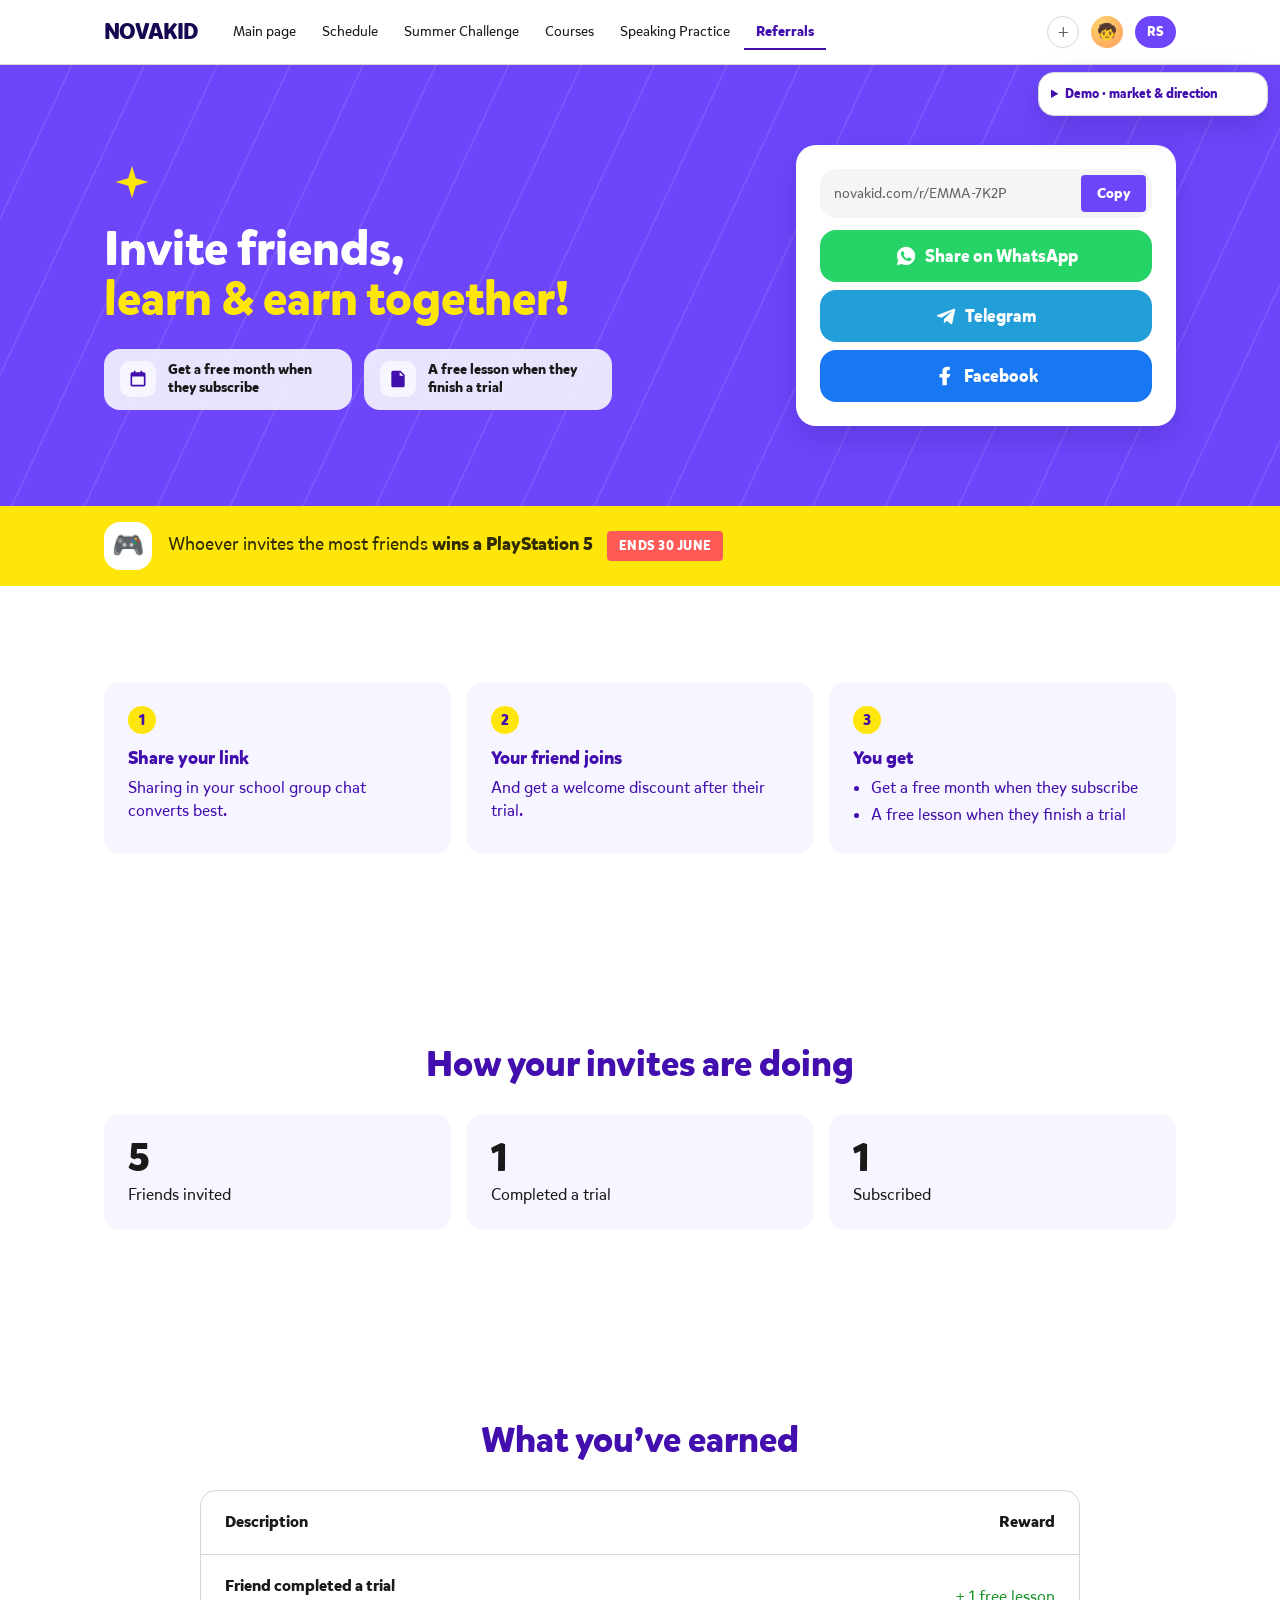
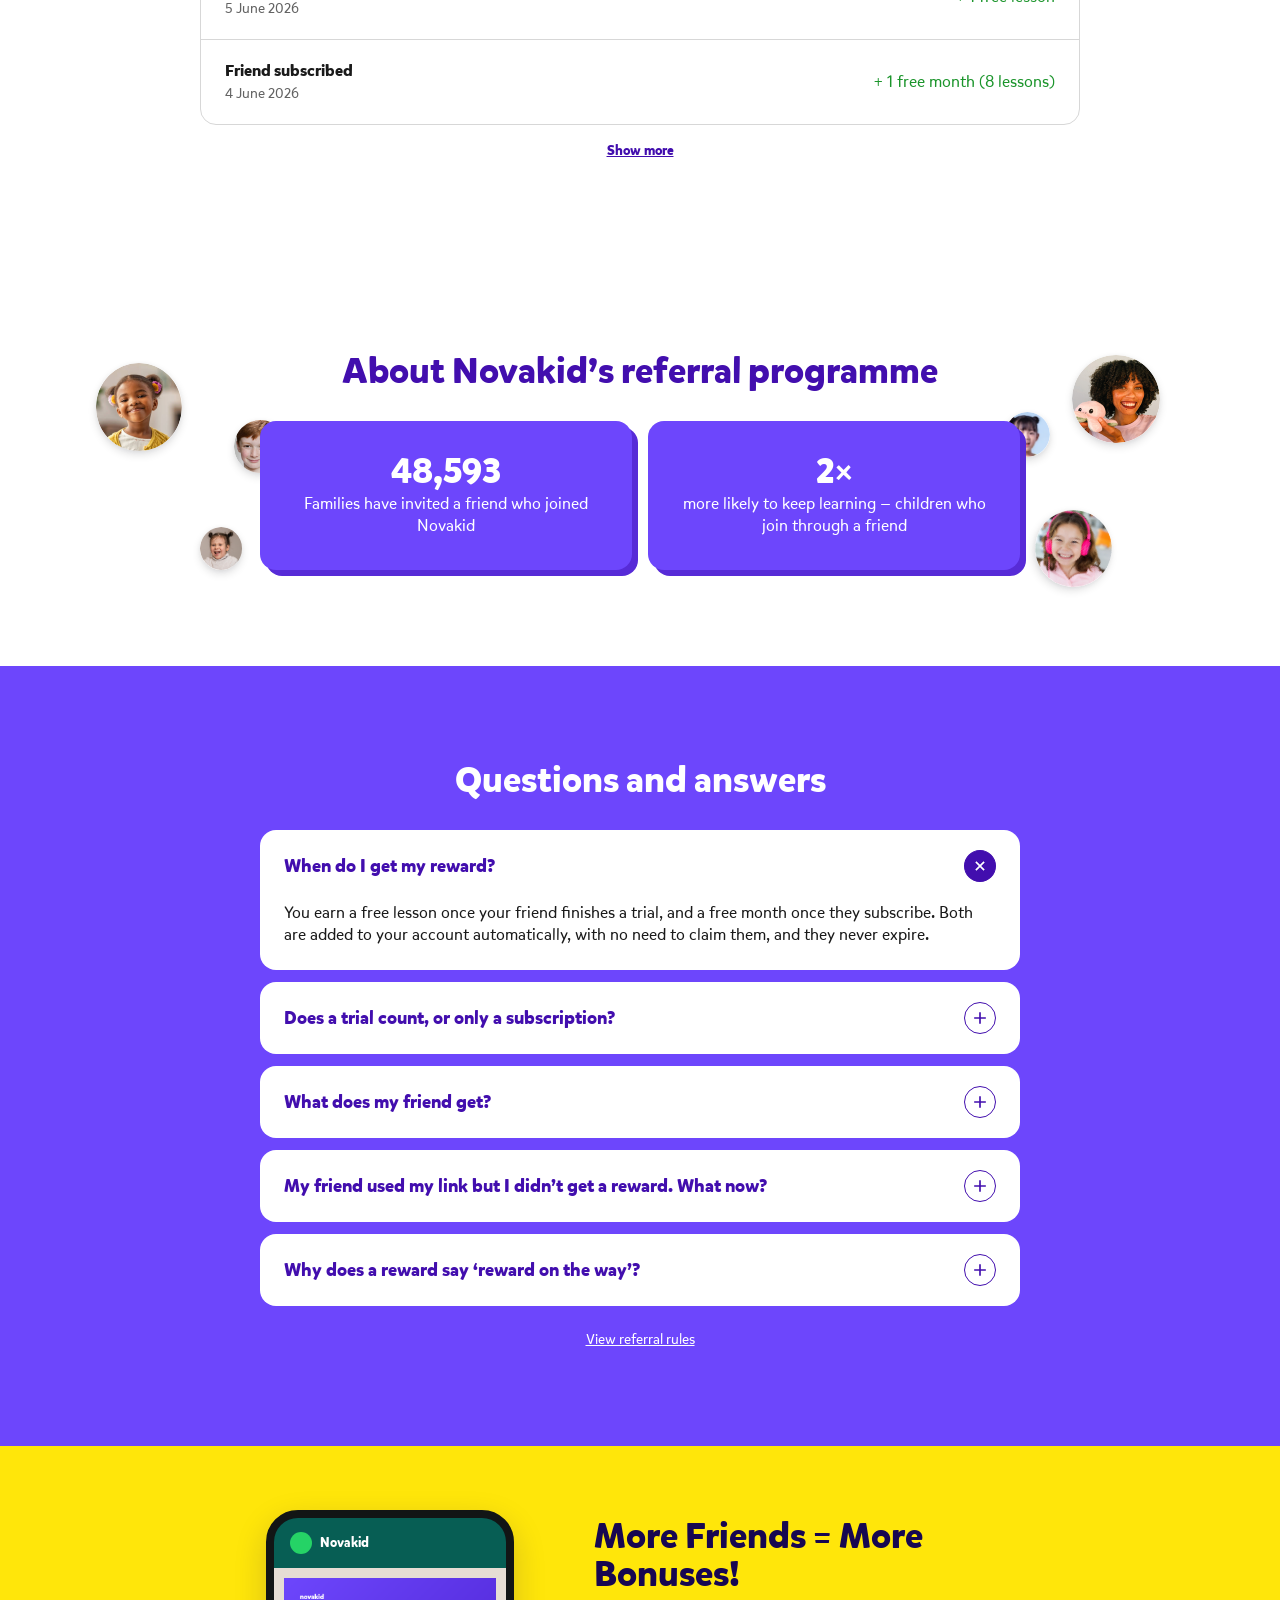
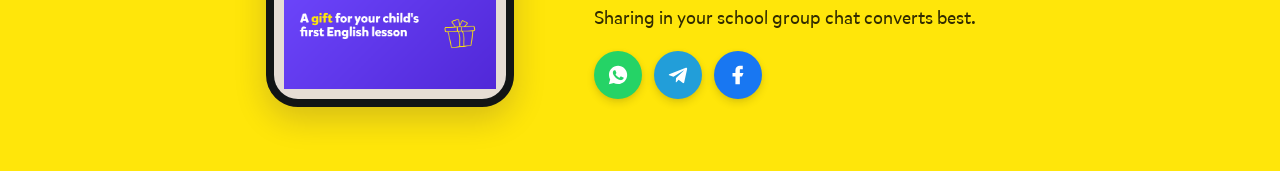
<file: index.html>
<!doctype html>
<html lang="en" dir="ltr">
<head>
<meta charset="utf-8">
<meta name="viewport" content="width=device-width, initial-scale=1">
<title>Get free lessons — Novakid referral</title>
<meta name="description" content="Invite friends, learn & earn together. A free lesson when a friend finishes a trial, a free month when they subscribe — and a welcome gift for them.">
<meta property="og:title" content="Learn English with Novakid — a welcome gift inside">
<meta property="og:description" content="Live 1-on-1 lessons your child looks forward to. Your child gets a welcome discount on their first lesson.">
<meta property="og:image" content="https://diyoriko.github.io/novakid-referral-preview/assets/og-card.png">
<meta property="og:image:width" content="1200">
<meta property="og:image:height" content="630">
<meta property="og:type" content="website">
<meta property="og:url" content="https://diyoriko.github.io/novakid-referral-preview/">
<meta name="twitter:card" content="summary_large_image">
<link rel="preload" href="fonts/Mikado-Web-Bold.woff2" as="font" type="font/woff2" crossorigin>
<link rel="stylesheet" href="nk-tokens.css">
<link rel="stylesheet" href="referral.css">
<script>window.__SHARE_URL__ = "https://diyoriko.github.io/novakid-referral-preview/";</script>
</head>
<body>

<!-- Demo toolbar: switch the market (drives the share buttons) + RTL. Prototype-only. -->
<details class="demo">
  <summary>Demo · market &amp; direction</summary>
  <label for="market">Market (share-button set)</label>
  <select id="market" aria-label="Market"></select>
  <div class="demo__row">
    <input type="checkbox" id="rtl"><label for="rtl" style="margin:0">RTL (Hebrew/Arabic)</label>
  </div>
  <p class="demo__note">Channels are penetration-based — share-channel isn’t instrumented in our data.</p>
</details>

<!-- Nav -->
<header class="nav">
  <div class="wrap nav__in">
    <span class="nav__logo">novakid</span>
    <nav class="nav__tabs" aria-label="Primary">
      <a class="nav__tab" href="#">Main page</a>
      <a class="nav__tab" href="#">Schedule</a>
      <a class="nav__tab" href="#">Summer Challenge</a>
      <a class="nav__tab" href="#">Courses</a>
      <a class="nav__tab" href="#">Speaking Practice</a>
      <a class="nav__tab nav__tab--active" href="#" aria-current="page">Referrals</a>
    </nav>
    <div class="nav__right">
      <button class="nav__plus" aria-label="Add">+</button>
      <span class="nav__avatar" aria-hidden="true">🧒</span>
      <span class="nav__acct" aria-label="Your account">RS</span>
    </div>
  </div>
</header>

<main>
<!-- Hero -->
<section class="hero">
  <div class="hero__deco" aria-hidden="true"></div>
  <div class="wrap hero__in">
    <div class="hero__copy">
      <svg class="hero__spark" viewBox="0 0 24 24" aria-hidden="true"><path d="M12 2l1.6 5.4L19 9l-5.4 1.6L12 16l-1.6-5.4L5 9l5.4-1.6z" fill="currentColor"/></svg>
      <h1>Invite friends,<br><span class="hl">learn &amp; earn together!</span></h1>
      <div class="hero__chips">
        <div class="hero__chip">
          <span class="hero__chip-ic" aria-hidden="true"><svg viewBox="0 0 24 24" width="20" height="20"><path d="M7 2v2H5a2 2 0 0 0-2 2v13a2 2 0 0 0 2 2h14a2 2 0 0 0 2-2V6a2 2 0 0 0-2-2h-2V2h-2v2H9V2H7zM5 9h14v10H5V9z" fill="currentColor"/></svg></span>
          <span class="hero__chip-tx">Get a free month when they subscribe</span>
        </div>
        <div class="hero__chip">
          <span class="hero__chip-ic" aria-hidden="true"><svg viewBox="0 0 24 24" width="20" height="20"><path d="M6 2h9l5 5v13a2 2 0 0 1-2 2H6a2 2 0 0 1-2-2V4a2 2 0 0 1 2-2zm8 1.5V8h4.5L14 3.5zM8 12h8v2H8v-2zm0 4h8v2H8v-2z" fill="currentColor"/></svg></span>
          <span class="hero__chip-tx">A free lesson when they finish a trial</span>
        </div>
      </div>
    </div>
    <div class="hero__card">
      <div class="copyfield">
        <span class="copyfield__url" id="linkText">novakid.com/r/EMMA-7K2P</span>
        <button class="copyfield__btn" data-action="copy">Copy</button>
      </div>
      <div class="sharebtns" data-share-host="hero"></div>
    </div>
  </div>
</section>

<!-- Promo -->
<section class="promo">
  <div class="wrap promo__in">
    <span class="promo__icon" aria-hidden="true">🎮</span>
    <p class="promo__txt">Whoever invites the most friends <b>wins a PlayStation&nbsp;5</b>
      <span class="promo__badge">Ends 30 June</span></p>
  </div>
</section>

<!-- How it works -->
<section class="section wrap">
  <div class="steps">
    <div class="step"><div class="step__n">1</div><h3 class="step__h">Share your link</h3>
      <p class="step__b">Sharing in your school group chat converts best.</p></div>
    <div class="step"><div class="step__n">2</div><h3 class="step__h">Your friend joins</h3>
      <p class="step__b">And get a welcome discount after their trial.</p></div>
    <div class="step"><div class="step__n">3</div><h3 class="step__h">You get</h3>
      <div class="step__b"><ul>
        <li>Get a free month when they subscribe</li>
        <li>A free lesson when they finish a trial</li>
      </ul></div></div>
  </div>
</section>

<!-- KPI -->
<section class="section wrap">
  <h2 class="section__h">How your invites are doing</h2>
  <div class="kpis">
    <div class="kpi"><div class="kpi__n">5</div><div class="kpi__l">Friends invited</div></div>
    <div class="kpi"><div class="kpi__n">1</div><div class="kpi__l">Completed a trial</div></div>
    <div class="kpi"><div class="kpi__n">1</div><div class="kpi__l">Subscribed</div></div>
  </div>
</section>

<!-- Earned -->
<section class="section wrap">
  <h2 class="section__h">What you’ve earned</h2>
  <div class="earned">
    <div class="earned__row earned__head"><span>Description</span><span>Reward</span></div>
    <div class="earned__row">
      <div class="earned__desc"><b>Friend completed a trial</b><span>5 June 2026</span></div>
      <div class="earned__reward">+ 1 free lesson</div>
    </div>
    <div class="earned__row">
      <div class="earned__desc"><b>Friend subscribed</b><span>4 June 2026</span></div>
      <div class="earned__reward">+ 1 free month (8 lessons)</div>
    </div>
  </div>
  <button class="earned__more">Show more</button>
</section>

<!-- About / proof -->
<section class="section wrap proof">
  <h2 class="section__h">About Novakid’s referral programme</h2>
  <img class="proof__av proof__av--l1" src="assets/avatars/l1.png" alt="" aria-hidden="true">
  <img class="proof__av proof__av--l2" src="assets/avatars/l2.png" alt="" aria-hidden="true">
  <img class="proof__av proof__av--l3" src="assets/avatars/l3.png" alt="" aria-hidden="true">
  <img class="proof__av proof__av--r1" src="assets/avatars/r1.png" alt="" aria-hidden="true">
  <img class="proof__av proof__av--r2" src="assets/avatars/r2.png" alt="" aria-hidden="true">
  <img class="proof__av proof__av--r3" src="assets/avatars/r3.png" alt="" aria-hidden="true">
  <div class="proof__cards">
    <div class="proof__card">
      <div class="proof__n">48,593</div>
      <div class="proof__l">Families have invited a friend who joined Novakid</div>
    </div>
    <div class="proof__card">
      <div class="proof__n">2×</div>
      <div class="proof__l">more likely to keep learning — children who join through a friend</div>
    </div>
  </div>
</section>

<!-- FAQ -->
<section class="section faq">
  <div class="wrap">
    <h2 class="section__h">Questions and answers</h2>
    <div class="faq__list" id="faq"></div>
    <a class="faq__rules" href="#">View referral rules</a>
  </div>
</section>

<!-- Bonuses band (closing) -->
<section class="bonus">
  <div class="wrap bonus__in">
    <div class="bonus__phone">
      <div class="bonus__chat">Novakid</div>
      <img src="assets/og-card.png" alt="Preview of the invite link as it appears in a chat: ‘Learn English with Novakid — a welcome gift inside’.">
    </div>
    <div class="bonus__txt">
      <h2>More Friends = More Bonuses!</h2>
      <p>Sharing in your school group chat converts best.</p>
      <div class="bonus__chips" data-share-host="bonus" data-variant="chips"></div>
    </div>
  </div>
</section>
</main>

<div class="toast" id="toast" role="status" aria-live="polite"></div>

<script src="channels.js"></script>
<script src="app.js"></script>
</body>
</html>
</file>
<file: nk-tokens.css>
/**
 * Do not edit directly, this file was auto-generated.
 */

:root {
  --nk-motion-duration-fast: 100ms;
  --nk-motion-duration-base: 200ms;
  --nk-motion-duration-slow: 300ms;
  --nk-motion-duration-slower: 500ms;
  --nk-motion-easing-standard: cubic-bezier(0.2, 0, 0, 1);
  --nk-motion-easing-decelerate: cubic-bezier(0, 0, 0, 1);
  --nk-motion-easing-accelerate: cubic-bezier(0.3, 0, 1, 1);
  --nk-z-index-base: 0;
  --nk-z-index-dropdown: 1000;
  --nk-z-index-sticky: 1100;
  --nk-z-index-overlay: 1200;
  --nk-z-index-modal: 1300;
  --nk-z-index-toast: 1400;
  --nk-responsive-mobile-device: mobile; /** Breakpoint id. Media-query tier; also the Figma grid style Grid/Mobile. */
  --nk-responsive-mobile-breakpoint-min: 0px; /** min-width where the mobile tier activates (0px). Use for CSS media queries / container queries. */
  --nk-responsive-mobile-device-width: 375px; /** Canonical mobile design width (375px). From Brand-book Grid S. In Figma bind a template frame width; apply grid style Grid/Mobile. */
  --nk-responsive-mobile-columns: 2; /** Grid columns (2). Embodied by Figma grid style Grid/Mobile (Brand-book Grid S). */
  --nk-responsive-mobile-gutter: 16px; /** Gutter between columns (16px). Column item-spacing. */
  --nk-responsive-mobile-margin: 16px; /** Outer page margin (16px). Template side padding. */
  --nk-responsive-mobile-root-font-size: 16px; /** Root rem base (16px) = Typography Primitives Size/16. Constant across breakpoints. */
  --nk-responsive-tablet-device: tablet; /** Breakpoint id. Media-query tier; also the Figma grid style Grid/Tablet. */
  --nk-responsive-tablet-breakpoint-min: 768px; /** min-width where the tablet tier activates (768px). Use for CSS media queries / container queries. */
  --nk-responsive-tablet-device-width: 768px; /** Canonical tablet design width (768px). From Brand-book Grid M. In Figma bind a template frame width; apply grid style Grid/Tablet. */
  --nk-responsive-tablet-columns: 8; /** Grid columns (8). Embodied by Figma grid style Grid/Tablet (Brand-book Grid M). */
  --nk-responsive-tablet-gutter: 16px; /** Gutter between columns (16px). Column item-spacing. */
  --nk-responsive-tablet-margin: 24px; /** Outer page margin (24px). Template side padding. */
  --nk-responsive-tablet-root-font-size: 16px; /** Root rem base (16px) = Typography Primitives Size/16. Constant across breakpoints. */
  --nk-responsive-desktop-device: desktop; /** Breakpoint id. Media-query tier; also the Figma grid style Grid/Desktop. */
  --nk-responsive-desktop-breakpoint-min: 1280px; /** min-width where the desktop tier activates (1280px). Use for CSS media queries / container queries. */
  --nk-responsive-desktop-device-width: 1440px; /** Canonical desktop design width (1440px). From Brand-book 12-columns L (1280) / XL (1440), 80px columns centered. In Figma bind a template frame width; apply grid style Grid/Desktop. */
  --nk-responsive-desktop-columns: 12; /** Grid columns (12). Embodied by Figma grid style Grid/Desktop (Brand-book 12-columns L (1280) / XL (1440), 80px columns centered). */
  --nk-responsive-desktop-gutter: 16px; /** Gutter between columns (16px). Column item-spacing. */
  --nk-responsive-desktop-margin: 152px; /** Outer page margin (152px - centers the 12x80 grid at 1440). Template side padding. */
  --nk-responsive-desktop-root-font-size: 16px; /** Root rem base (16px) = Typography Primitives Size/16. Constant across breakpoints. */
  --nk-responsive-wide-device: wide; /** Breakpoint id. Marketing / XXL tier; also the Figma grid style Grid/Wide. */
  --nk-responsive-wide-breakpoint-min: 1920px; /** min-width where the wide (XXL) tier activates (1920px). Use for CSS media queries / container queries. */
  --nk-responsive-wide-device-width: 1920px; /** Canonical wide design width (1920px). From Brand-book 12-columns XXL, 104px columns centered. In Figma bind a template frame width; apply grid style Grid/Wide. */
  --nk-responsive-wide-columns: 12; /** Grid columns (12). Embodied by Figma grid style Grid/Wide (Brand-book 12-columns XXL, 104px columns centered). */
  --nk-responsive-wide-gutter: 32px; /** Gutter between columns (32px on the XXL / wide tier). Column item-spacing. */
  --nk-responsive-wide-margin: 160px; /** Outer page margin (160px - centers the 12x104 grid at 1920). Template side padding. */
  --nk-responsive-wide-root-font-size: 16px; /** Root rem base (16px) = Typography Primitives Size/16. Constant across breakpoints. */
  --nk-color-violet-100: #f7f5ff; /** = Magnolia (LDS) */
  --nk-color-violet-200: #cfcffd; /** ≈ Melrose Mid (LDS) */
  --nk-color-violet-300: #aaa8fb; /** ≈ Melrose (LDS) */
  --nk-color-violet-400: #887dfa; /** ≈ Daisy Bush Mid (LDS) */
  --nk-color-violet-500: #6d46fc; /** Main — brand violet */
  --nk-color-violet-600: #572bd7; /** ≈ Daisy Bush (LDS) */
  --nk-color-violet-700: #420eae; /** ≈ Daisy Bush (LDS) */
  --nk-color-violet-800: #2e1781; /** = Daisy Bush Dark (LDS) */
  --nk-color-violet-900: #170751; /** = Persian Indigo Dark (LDS) */
  --nk-color-violet-1000: #070026;
  --nk-color-blue-100: #f3f7ff; /** ≈ Patterns Blue (LDS) */
  --nk-color-blue-200: #bad2fd;
  --nk-color-blue-300: #82adfb;
  --nk-color-blue-400: #4784f9;
  --nk-color-blue-500: #0a58ea; /** Main (gen true-blue) (LDS) */
  --nk-color-blue-600: #0645bd;
  --nk-color-blue-700: #023392;
  --nk-color-blue-800: #00216a;
  --nk-color-blue-900: #001046;
  --nk-color-blue-1000: #00002c;
  --nk-color-magenta-100: #f9f1fe; /** = Heliotrope Light (LDS) */
  --nk-color-magenta-200: #eed4fd;
  --nk-color-magenta-300: #dfabf7; /** = Heliotrope Mid (LDS) */
  --nk-color-magenta-400: #d78ffb;
  --nk-color-magenta-500: #c76ef2; /** Main — brand magenta */
  --nk-color-magenta-600: #a14ec7; /** ≈ Heliotrope Dark (LDS) */
  --nk-color-magenta-700: #7c309d; /** ≈ Heliotrope Dark (LDS) */
  --nk-color-magenta-800: #581074;
  --nk-color-magenta-900: #330146;
  --nk-color-magenta-1000: #11001b;
  --nk-color-coral-100: #fff3f3; /** = Chablis (LDS) */
  --nk-color-coral-200: #fed4cf; /** ≈ Persimmon Light (LDS) */
  --nk-color-coral-300: #fdb2aa; /** ≈ Persimmon Mid (LDS) */
  --nk-color-coral-400: #fc8c84; /** ≈ Persimmon Mid (LDS) */
  --nk-color-coral-500: #ff5a56; /** Main — brand coral */
  --nk-color-coral-600: #d23a3a; /** ≈ Persimmon Dark (LDS) */
  --nk-color-coral-700: #a5161f;
  --nk-color-coral-800: #730710;
  --nk-color-coral-900: #430105;
  --nk-color-coral-1000: #190000;
  --nk-color-green-100: #e9fbf0; /** = White Ice (LDS) */
  --nk-color-green-200: #d1fcd6;
  --nk-color-green-300: #b7fdbb;
  --nk-color-green-400: #9afd9e;
  --nk-color-green-500: #79fd7f; /** Main — brand green */
  --nk-color-green-600: #4cc855; /** ≈ Apple (LDS) */
  --nk-color-green-700: #1c952c; /** ≈ Snake (LDS) */
  --nk-color-green-800: #0b6318;
  --nk-color-green-900: #023407;
  --nk-color-green-1000: #000c00;
  --nk-color-orange-100: #fff3e7; /** = Orange Light (LDS) */
  --nk-color-orange-200: #fee7ce; /** ≈ Orange Light (LDS) */
  --nk-color-orange-300: #fdcd9b; /** ≈ Orange Mid (LDS) */
  --nk-color-orange-400: #fcb86b; /** ≈ Orange Mid (LDS) */
  --nk-color-orange-500: #ffa000; /** Main — brand orange */
  --nk-color-orange-600: #c67e18;
  --nk-color-orange-700: #925c0e; /** ≈ Orange Dark (LDS) */
  --nk-color-orange-800: #623c05;
  --nk-color-orange-900: #361e00;
  --nk-color-orange-1000: #110400;
  --nk-color-yellow-100: #fff9cc; /** ≈ Gin Fizz (LDS) */
  --nk-color-yellow-200: #fff5ad;
  --nk-color-yellow-300: #fff08a;
  --nk-color-yellow-400: #ffeb60;
  --nk-color-yellow-500: #ffe60a; /** Main — brand yellow */
  --nk-color-yellow-600: #c6b321; /** ≈ Lemon Dark (LDS) */
  --nk-color-yellow-700: #908215;
  --nk-color-yellow-800: #5e5509;
  --nk-color-yellow-900: #312b01;
  --nk-color-yellow-1000: #0a0700;
  --nk-color-grey-100: #f5f5f5; /** ≈ Alabaster (LDS) */
  --nk-color-grey-200: #d7d7d7; /** ≈ Mischka (LDS) */
  --nk-color-grey-300: #b9b9b9; /** ≈ Silver (LDS) */
  --nk-color-grey-400: #9b9b9b;
  --nk-color-grey-500: #7f7f7f; /** ≈ Jumbo (LDS) */
  --nk-color-grey-600: #636363; /** ≈ Jumbo (LDS) */
  --nk-color-grey-700: #484b48; /** = Outer Space (LDS) */
  --nk-color-grey-800: #303030; /** ≈ Black (LDS) */
  --nk-color-grey-900: #1a1a1a; /** = Near-black (LDS) */
  --nk-color-grey-1000: #060606;
  --nk-color-white-100: rgba(255, 255, 255, 0.05); /** White alpha — over dark/colour surfaces */
  --nk-color-white-200: rgba(255, 255, 255, 0.1); /** White alpha — over dark/colour surfaces */
  --nk-color-white-300: rgba(255, 255, 255, 0.2); /** White alpha — over dark/colour surfaces */
  --nk-color-white-400: rgba(255, 255, 255, 0.4); /** White alpha — over dark/colour surfaces */
  --nk-color-white-500: rgba(255, 255, 255, 0.7); /** White alpha — over dark/colour surfaces */
  --nk-color-white-600: rgba(255, 255, 255, 0.8); /** White alpha — over dark/colour surfaces */
  --nk-color-white-700: rgba(255, 255, 255, 0.85); /** White alpha — over dark/colour surfaces */
  --nk-color-white-800: rgba(255, 255, 255, 0.9); /** White alpha — over dark/colour surfaces */
  --nk-color-white-900: rgba(255, 255, 255, 0.95); /** White alpha — over dark/colour surfaces */
  --nk-color-white-1000: #ffffff; /** White alpha — over dark/colour surfaces */
  --nk-color-black-100: rgba(12, 12, 13, 0.05); /** Black alpha — over light surfaces */
  --nk-color-black-160: rgba(12, 12, 13, 0.08); /** Black alpha — over light surfaces */
  --nk-color-black-200: rgba(12, 12, 13, 0.1); /** Black alpha — over light surfaces */
  --nk-color-black-220: rgba(12, 12, 13, 0.12); /** Black alpha — over light surfaces */
  --nk-color-black-240: rgba(12, 12, 13, 0.14); /** Black alpha — over light surfaces */
  --nk-color-black-260: rgba(12, 12, 13, 0.16); /** Black alpha — over light surfaces */
  --nk-color-black-300: rgba(12, 12, 13, 0.2); /** Black alpha — over light surfaces */
  --nk-color-black-400: rgba(12, 12, 13, 0.4); /** Black alpha — over light surfaces */
  --nk-color-black-500: rgba(12, 12, 13, 0.7); /** Black alpha — over light surfaces */
  --nk-color-black-600: rgba(12, 12, 13, 0.8); /** Black alpha — over light surfaces */
  --nk-color-black-700: rgba(12, 12, 13, 0.85); /** Black alpha — over light surfaces */
  --nk-color-black-800: rgba(12, 12, 13, 0.9); /** Black alpha — over light surfaces */
  --nk-color-black-900: rgba(12, 12, 13, 0.95); /** Black alpha — over light surfaces */
  --nk-color-black-1000: #0c0c0d; /** Black alpha — over light surfaces */
  --nk-color-background-base-primary: #ffffff; /** Page canvas - the default app surface. → White/1000 */
  --nk-color-background-base-primary-hover: #f5f5f5; /** Hover on the page canvas (rows, list items). → Grey/100 · ≈ Alabaster */
  --nk-color-background-base-secondary: #f5f5f5; /** First raised surface - cards and panels. → Grey/100 · ≈ Alabaster */
  --nk-color-background-base-secondary-hover: #d7d7d7; /** Hover of the card surface. → Grey/200 · ≈ Mischka */
  --nk-color-background-base-tertiary: #d7d7d7; /** Second surface level - wells, table stripes, insets. → Grey/200 · ≈ Mischka */
  --nk-color-background-base-tertiary-hover: #b9b9b9; /** Hover of the inset surface. → Grey/300 · ≈ Silver */
  --nk-color-background-base-inverse: #1a1a1a; /** Inverted page surface - near-black base for dark sections in light mode. Pair with Text/Icon *-Inverse. → Grey/900 */
  --nk-color-background-base-inverse-hover: #303030; /** Hover on the inverted surface - lightens one step toward contrast. → Grey/800 */
  --nk-color-background-neutral-primary: #484b48; /** Solid neutral fill - secondary buttons, chips, toggle-off. → Grey/700 · = Outer Space */
  --nk-color-background-neutral-primary-hover: #303030; /** Hover of the solid neutral fill. → Grey/800 · ≈ Black */
  --nk-color-background-neutral-secondary: #d7d7d7; /** Light neutral fill - subtle chips, pills, table headers. → Grey/200 · ≈ Mischka */
  --nk-color-background-neutral-secondary-hover: #b9b9b9; /** Hover of the light neutral fill. → Grey/300 · ≈ Silver */
  --nk-color-background-neutral-tertiary: #f5f5f5; /** Faintest neutral fill - quiet backgrounds. → Grey/100 · ≈ Alabaster */
  --nk-color-background-neutral-tertiary-hover: #d7d7d7; /** Hover of the faint neutral fill. → Grey/200 · ≈ Mischka */
  --nk-color-background-brand-violet-primary: #6d46fc; /** Violet brand fill - primary actions and strong emphasis. → Violet/500 · Main */
  --nk-color-background-brand-violet-primary-hover: #572bd7; /** Hover of the violet brand fill (one step away from its text colour). → Violet/600 · ≈ Daisy Bush */
  --nk-color-background-brand-violet-secondary: #cfcffd; /** Violet tint - selected states, secondary emphasis. → Violet/200 · ≈ Melrose Mid */
  --nk-color-background-brand-violet-secondary-hover: #aaa8fb; /** Hover of the violet tint. → Violet/300 · ≈ Melrose */
  --nk-color-background-brand-violet-tertiary: #f7f5ff; /** Faintest violet tint - soft backgrounds, highlights. → Violet/100 · = Magnolia */
  --nk-color-background-brand-violet-tertiary-hover: #cfcffd; /** Hover of the faint violet tint. → Violet/200 · ≈ Melrose Mid */
  --nk-color-background-brand-violet-strong: #420eae; /** Deep brand surface - dark violet section (hero, footer, banner), 2 steps past Primary. White foreground. → Violet/700 */
  --nk-color-background-brand-violet-strong-hover: #2e1781; /** Hover on the deep brand surface - darkens one more step. → Violet/800 */
  --nk-color-background-brand-magenta-primary: #c76ef2; /** Magenta brand fill - primary actions and strong emphasis. → Magenta/500 · Main */
  --nk-color-background-brand-magenta-primary-hover: #d78ffb; /** Hover of the magenta brand fill (one step away from its text colour). → Magenta/400 */
  --nk-color-background-brand-magenta-secondary: #eed4fd; /** Magenta tint - selected states, secondary emphasis. → Magenta/200 */
  --nk-color-background-brand-magenta-secondary-hover: #dfabf7; /** Hover of the magenta tint. → Magenta/300 · = Heliotrope Mid */
  --nk-color-background-brand-magenta-tertiary: #f9f1fe; /** Faintest magenta tint - soft backgrounds, highlights. → Magenta/100 · = Heliotrope Light */
  --nk-color-background-brand-magenta-tertiary-hover: #eed4fd; /** Hover of the faint magenta tint. → Magenta/200 */
  --nk-color-background-brand-magenta-strong: #7c309d; /** Deep brand surface - dark magenta section (hero, footer, banner), 2 steps past Primary. White foreground. → Magenta/700 */
  --nk-color-background-brand-magenta-strong-hover: #581074; /** Hover on the deep brand surface - darkens one more step. → Magenta/800 */
  --nk-color-background-brand-coral-primary: #ff5a56; /** Coral brand fill - primary actions and strong emphasis. → Coral/500 · Main */
  --nk-color-background-brand-coral-primary-hover: #fc8c84; /** Hover of the coral brand fill (one step away from its text colour). → Coral/400 · ≈ Persimmon Mid */
  --nk-color-background-brand-coral-secondary: #fed4cf; /** Coral tint - selected states, secondary emphasis. → Coral/200 · ≈ Persimmon Light */
  --nk-color-background-brand-coral-secondary-hover: #fdb2aa; /** Hover of the coral tint. → Coral/300 · ≈ Persimmon Mid */
  --nk-color-background-brand-coral-tertiary: #fff3f3; /** Faintest coral tint - soft backgrounds, highlights. → Coral/100 · = Chablis */
  --nk-color-background-brand-coral-tertiary-hover: #fed4cf; /** Hover of the faint coral tint. → Coral/200 · ≈ Persimmon Light */
  --nk-color-background-brand-coral-strong: #a5161f; /** Deep brand surface - dark coral section (hero, footer, banner), 2 steps past Primary. White foreground. → Coral/700 */
  --nk-color-background-brand-coral-strong-hover: #730710; /** Hover on the deep brand surface - darkens one more step. → Coral/800 */
  --nk-color-background-brand-green-primary: #79fd7f; /** Green brand fill - primary actions and strong emphasis. → Green/500 · Main */
  --nk-color-background-brand-green-primary-hover: #9afd9e; /** Hover of the green brand fill (one step away from its text colour). → Green/400 */
  --nk-color-background-brand-green-secondary: #d1fcd6; /** Green tint - selected states, secondary emphasis. → Green/200 */
  --nk-color-background-brand-green-secondary-hover: #b7fdbb; /** Hover of the green tint. → Green/300 */
  --nk-color-background-brand-green-tertiary: #e9fbf0; /** Faintest green tint - soft backgrounds, highlights. → Green/100 · = White Ice */
  --nk-color-background-brand-green-tertiary-hover: #d1fcd6; /** Hover of the faint green tint. → Green/200 */
  --nk-color-background-brand-green-strong: #1c952c; /** Deep brand surface - dark green section (hero, footer, banner), 2 steps past Primary. White foreground. → Green/700 */
  --nk-color-background-brand-green-strong-hover: #0b6318; /** Hover on the deep brand surface - darkens one more step. → Green/800 */
  --nk-color-background-brand-orange-primary: #ffa000; /** Orange brand fill - primary actions and strong emphasis. → Orange/500 · Main */
  --nk-color-background-brand-orange-primary-hover: #fcb86b; /** Hover of the orange brand fill (one step away from its text colour). → Orange/400 · ≈ Orange Mid */
  --nk-color-background-brand-orange-secondary: #fee7ce; /** Orange tint - selected states, secondary emphasis. → Orange/200 · ≈ Orange Light */
  --nk-color-background-brand-orange-secondary-hover: #fdcd9b; /** Hover of the orange tint. → Orange/300 · ≈ Orange Mid */
  --nk-color-background-brand-orange-tertiary: #fff3e7; /** Faintest orange tint - soft backgrounds, highlights. → Orange/100 · = Orange Light */
  --nk-color-background-brand-orange-tertiary-hover: #fee7ce; /** Hover of the faint orange tint. → Orange/200 · ≈ Orange Light */
  --nk-color-background-brand-orange-strong: #925c0e; /** Deep brand surface - dark orange section (hero, footer, banner), 2 steps past Primary. White foreground. → Orange/700 */
  --nk-color-background-brand-orange-strong-hover: #623c05; /** Hover on the deep brand surface - darkens one more step. → Orange/800 */
  --nk-color-background-brand-blue-primary: #0a58ea; /** Blue brand fill - primary actions and strong emphasis. → Blue/500 · Main (gen true-blue) */
  --nk-color-background-brand-blue-primary-hover: #0645bd; /** Hover of the blue brand fill (one step away from its text colour). → Blue/600 */
  --nk-color-background-brand-blue-secondary: #bad2fd; /** Blue tint - selected states, secondary emphasis. → Blue/200 */
  --nk-color-background-brand-blue-secondary-hover: #82adfb; /** Hover of the blue tint. → Blue/300 */
  --nk-color-background-brand-blue-tertiary: #f3f7ff; /** Faintest blue tint - soft backgrounds, highlights. → Blue/100 · ≈ Patterns Blue */
  --nk-color-background-brand-blue-tertiary-hover: #bad2fd; /** Hover of the faint blue tint. → Blue/200 */
  --nk-color-background-brand-blue-strong: #023392; /** Deep brand surface - dark blue section (hero, footer, banner), 2 steps past Primary. White foreground. → Blue/700 */
  --nk-color-background-brand-blue-strong-hover: #00216a; /** Hover on the deep brand surface - darkens one more step. → Blue/800 */
  --nk-color-background-success-bold: #79fd7f; /** Solid success fill - positive results, confirmations. Banners, badges, toasts. → Green/500 · Main */
  --nk-color-background-success-light: #e9fbf0; /** Success tint - soft banners, row highlights. → Green/100 · = White Ice */
  --nk-color-background-success-bold-hover: #9afd9e; /** Hover for bold success fills — follows the hover law. → Green/400 */
  --nk-color-background-success-light-hover: #d1fcd6; /** Hover for light success tints (one step darker). → Green/200 */
  --nk-color-background-warning-bold: #ffa000; /** Solid warning fill - caution, attention needed. Banners, badges, toasts. → Orange/500 · Main */
  --nk-color-background-warning-light: #fff3e7; /** Warning tint - soft banners, row highlights. → Orange/100 · = Orange Light */
  --nk-color-background-warning-bold-hover: #fcb86b; /** Hover for bold warning fills — follows the hover law. → Orange/400 · ≈ Orange Mid */
  --nk-color-background-warning-light-hover: #fee7ce; /** Hover for light warning tints (one step darker). → Orange/200 · ≈ Orange Light */
  --nk-color-background-danger-bold: #ff5a56; /** Solid danger fill - errors, destructive actions. Banners, badges, toasts. → Coral/500 · Main */
  --nk-color-background-danger-light: #fff3f3; /** Danger tint - soft banners, row highlights. → Coral/100 · = Chablis */
  --nk-color-background-danger-bold-hover: #fc8c84; /** Hover for bold danger fills — follows the hover law. → Coral/400 · ≈ Persimmon Mid */
  --nk-color-background-danger-light-hover: #fed4cf; /** Hover for light danger tints (one step darker). → Coral/200 · ≈ Persimmon Light */
  --nk-color-background-disabled-primary: #d7d7d7; /** Fill for disabled controls. → Grey/200 · ≈ Mischka */
  --nk-color-background-info-bold: #0a58ea; /** Solid info fill - neutral information. Banners, badges, toasts. → Blue/500 · Main (gen true-blue) */
  --nk-color-background-info-light: #f3f7ff; /** Info tint - soft banners, row highlights. → Blue/100 · ≈ Patterns Blue */
  --nk-color-background-info-bold-hover: #0645bd; /** Hover for bold info fills — follows the hover law. → Blue/600 */
  --nk-color-background-info-light-hover: #bad2fd; /** Hover for light info tints (one step darker). → Blue/200 */
  --nk-color-background-overlay-default: rgba(12, 12, 13, 0.2); /** Dim layer under popovers/dropdowns (black 20%). → Black/300 */
  --nk-color-background-overlay-inverse: rgba(255, 255, 255, 0.2); /** Light overlay on dark imagery/video; inverse of Overlay/Default. → White/300 */
  --nk-color-background-scrim-default: rgba(12, 12, 13, 0.7); /** Blocking layer under modals; also darkens photos for text (black 70%). → Black/500 */
  --nk-color-background-frosted-default: rgba(255, 255, 255, 0.85); /** Frosted translucent surface (bars, menus over scroll) - pair with Blur/400 background blur. → White/700 */
  --nk-color-background-frosted-inverse: rgba(12, 12, 13, 0.4); /** Dark glass plate over media - player controls, badges on imagery; pair with Blur/* when frosted. → Black/400 */
  --nk-color-background-selected-default: #f7f5ff; /** Selected item background - active menu row, chosen date, highlighted table row. → Violet/100 · = Magnolia */
  --nk-color-background-brand-yellow-primary: #ffe60a; /** Yellow brand fill - primary actions and strong emphasis. → Yellow/500 · Main */
  --nk-color-background-brand-yellow-primary-hover: #ffeb60; /** Hover of the yellow brand fill (one step away from its text colour). → Yellow/400 */
  --nk-color-background-brand-yellow-secondary: #fff5ad; /** Yellow tint - selected states, secondary emphasis. → Yellow/200 */
  --nk-color-background-brand-yellow-secondary-hover: #fff08a; /** Hover of the yellow tint. → Yellow/300 */
  --nk-color-background-brand-yellow-tertiary: #fff9cc; /** Faintest yellow tint - soft backgrounds, highlights. → Yellow/100 · ≈ Gin Fizz */
  --nk-color-background-brand-yellow-tertiary-hover: #fff5ad; /** Hover of the faint yellow tint. → Yellow/200 */
  --nk-color-background-brand-yellow-strong: #908215; /** Deep brand surface - dark yellow section (hero, footer, banner), 2 steps past Primary. White foreground. → Yellow/700 */
  --nk-color-background-brand-yellow-strong-hover: #5e5509; /** Hover on the deep brand surface - darkens one more step. → Yellow/800 */
  --nk-color-text-default-primary: #1a1a1a; /** Main text on light surfaces. → Grey/900 · = Near-black */
  --nk-color-text-default-secondary: #636363; /** Muted text - captions, meta, labels (6:1). → Grey/600 · ≈ Jumbo */
  --nk-color-text-default-tertiary: #9b9b9b; /** Decorative text ONLY (2.8:1) - never hints or placeholders, those use Secondary. → Grey/400 */
  --nk-color-text-default-primary-inverse: #ffffff; /** Inverse of Default/Primary — white text on dark / inverse / neutral-solid surfaces (was Text/On-Neutral). → White/1000 */
  --nk-color-text-brand-violet-primary: #420eae; /** Violet accent text on light surfaces. → Violet/700 · ≈ Daisy Bush */
  --nk-color-text-brand-violet-secondary: #572bd7; /** Muted violet text on light surfaces — softer/secondary brand emphasis (large text & accents, not body). → Violet/600 */
  --nk-color-text-brand-violet-primary-inverse: #6d46fc; /** Bright violet text for dark / inverse / brand surfaces (e.g. yellow on violet). On light backgrounds use Primary instead. → Violet/500 */
  --nk-color-text-brand-violet-on-primary: #ffffff; /** White — violet/500 is dark enough for white (AA). Light-main hues use hue/900. → White/1000 */
  --nk-color-text-brand-violet-on-secondary: #170751; /** Text on the violet tint (Secondary). → Violet/900 · = Persian Indigo Dark */
  --nk-color-text-brand-violet-on-tertiary: #170751; /** Text on the faint violet tint. → Violet/900 · = Persian Indigo Dark */
  --nk-color-text-brand-violet-on-strong: #ffffff; /** Text on the deep brand surface (Strong / Strong-Hover). White. → White/1000 */
  --nk-color-text-brand-magenta-primary: #7c309d; /** Magenta accent text on light surfaces. → Magenta/700 · ≈ Heliotrope Dark */
  --nk-color-text-brand-magenta-secondary: #a14ec7; /** Muted magenta text on light surfaces — softer/secondary brand emphasis (large text & accents, not body). → Magenta/600 */
  --nk-color-text-brand-magenta-primary-inverse: #c76ef2; /** Bright magenta text for dark / inverse / brand surfaces (e.g. yellow on violet). On light backgrounds use Primary instead. → Magenta/500 */
  --nk-color-text-brand-magenta-on-primary: #330146; /** magenta/900 — the main /500 is light, white would fail contrast. Violet/blue use white. → Magenta/900 */
  --nk-color-text-brand-magenta-on-secondary: #330146; /** Text on the magenta tint (Secondary). → Magenta/900 */
  --nk-color-text-brand-magenta-on-tertiary: #330146; /** Text on the faint magenta tint. → Magenta/900 */
  --nk-color-text-brand-magenta-on-strong: #ffffff; /** Text on the deep brand surface (Strong / Strong-Hover). White. → White/1000 */
  --nk-color-text-brand-coral-primary: #a5161f; /** Coral accent text on light surfaces. → Coral/700 */
  --nk-color-text-brand-coral-secondary: #d23a3a; /** Muted coral text on light surfaces — softer/secondary brand emphasis (large text & accents, not body). → Coral/600 */
  --nk-color-text-brand-coral-primary-inverse: #ff5a56; /** Bright coral text for dark / inverse / brand surfaces (e.g. yellow on violet). On light backgrounds use Primary instead. → Coral/500 */
  --nk-color-text-brand-coral-on-primary: #430105; /** coral/900 — the main /500 is light, white would fail contrast. Violet/blue use white. → Coral/900 */
  --nk-color-text-brand-coral-on-secondary: #430105; /** Text on the coral tint (Secondary). → Coral/900 */
  --nk-color-text-brand-coral-on-tertiary: #430105; /** Text on the faint coral tint. → Coral/900 */
  --nk-color-text-brand-coral-on-strong: #ffffff; /** Text on the deep brand surface (Strong / Strong-Hover). White. → White/1000 */
  --nk-color-text-brand-green-primary: #1c952c; /** Bright accent (/700) — 3:1 large text only, not small body. → Green/700 · ≈ Snake */
  --nk-color-text-brand-green-secondary: #4cc855; /** Muted green text on light surfaces — softer/secondary brand emphasis (large text & accents, not body). → Green/600 */
  --nk-color-text-brand-green-primary-inverse: #79fd7f; /** Bright green text for dark / inverse / brand surfaces (e.g. yellow on violet). On light backgrounds use Primary instead. → Green/500 */
  --nk-color-text-brand-green-on-primary: #023407; /** green/900 — the main /500 is light, white would fail contrast. Violet/blue use white. → Green/900 */
  --nk-color-text-brand-green-on-secondary: #023407; /** Text on the green tint (Secondary). → Green/900 */
  --nk-color-text-brand-green-on-tertiary: #023407; /** Text on the faint green tint. → Green/900 */
  --nk-color-text-brand-green-on-strong: #ffffff; /** Text on the deep brand surface (Strong / Strong-Hover). White. → White/1000 */
  --nk-color-text-brand-orange-primary: #925c0e; /** Orange accent text on light surfaces. → Orange/700 · ≈ Orange Dark */
  --nk-color-text-brand-orange-secondary: #c67e18; /** Muted orange text on light surfaces — softer/secondary brand emphasis (large text & accents, not body). → Orange/600 */
  --nk-color-text-brand-orange-primary-inverse: #ffa000; /** Bright orange text for dark / inverse / brand surfaces (e.g. yellow on violet). On light backgrounds use Primary instead. → Orange/500 */
  --nk-color-text-brand-orange-on-primary: #361e00; /** orange/900 — the main /500 is light, white would fail contrast. Violet/blue use white. → Orange/900 */
  --nk-color-text-brand-orange-on-secondary: #361e00; /** Text on the orange tint (Secondary). → Orange/900 */
  --nk-color-text-brand-orange-on-tertiary: #361e00; /** Text on the faint orange tint. → Orange/900 */
  --nk-color-text-brand-orange-on-strong: #ffffff; /** Text on the deep brand surface (Strong / Strong-Hover). White. → White/1000 */
  --nk-color-text-brand-blue-primary: #023392; /** Blue accent text on light surfaces. → Blue/700 */
  --nk-color-text-brand-blue-secondary: #0645bd; /** Muted blue text on light surfaces — softer/secondary brand emphasis (large text & accents, not body). → Blue/600 */
  --nk-color-text-brand-blue-primary-inverse: #0a58ea; /** Bright blue text for dark / inverse / brand surfaces (e.g. yellow on violet). On light backgrounds use Primary instead. → Blue/500 */
  --nk-color-text-brand-blue-on-primary: #ffffff; /** White — blue/500 is dark enough for white (AA). Light-main hues use hue/900. → White/1000 */
  --nk-color-text-brand-blue-on-secondary: #001046; /** Text on the blue tint (Secondary). → Blue/900 */
  --nk-color-text-brand-blue-on-tertiary: #001046; /** Text on the faint blue tint. → Blue/900 */
  --nk-color-text-brand-blue-on-strong: #ffffff; /** Text on the deep brand surface (Strong / Strong-Hover). White. → White/1000 */
  --nk-color-text-success-on-bold: #023407; /** Hue/900 - this status bold is light, white would fail contrast (white-text-hues rule). → Green/900 */
  --nk-color-text-success-on-light: #0b6318; /** Success text on its Light tint. → Green/800 */
  --nk-color-text-warning-on-bold: #361e00; /** Hue/900 - this status bold is light, white would fail contrast (white-text-hues rule). → Orange/900 */
  --nk-color-text-warning-on-light: #925c0e; /** Warning text on its Light tint. → Orange/700 · ≈ Orange Dark */
  --nk-color-text-danger-on-bold: #430105; /** Hue/900 - this status bold is light, white would fail contrast (white-text-hues rule). → Coral/900 */
  --nk-color-text-danger-on-light: #a5161f; /** Danger text on its Light tint. → Coral/700 */
  --nk-color-text-disabled-primary: #9b9b9b; /** Disabled text — WCAG exempts inactive components from contrast minimums. → Grey/400 */
  --nk-color-text-info-on-bold: #ffffff; /** White - info bold (blue) is dark enough for white. Same white-text rule as brand colours. → White/1000 */
  --nk-color-text-info-on-light: #023392; /** Info text on its Light tint. → Blue/700 */
  --nk-color-text-link-default: #420eae; /** Hyperlink colour. → Violet/700 · ≈ Daisy Bush */
  --nk-color-text-link-visited: #7c309d; /** Visited hyperlink colour. → Magenta/700 · ≈ Heliotrope Dark */
  --nk-color-text-brand-yellow-primary: #908215; /** Bright accent (/700) — 3:1 large text only, not small body. → Yellow/700 */
  --nk-color-text-brand-yellow-secondary: #c6b321; /** Muted yellow text on light surfaces — softer/secondary brand emphasis (large text & accents, not body). → Yellow/600 */
  --nk-color-text-brand-yellow-primary-inverse: #ffe60a; /** Bright yellow text for dark / inverse / brand surfaces (e.g. yellow on violet). On light backgrounds use Primary instead. → Yellow/500 */
  --nk-color-text-brand-yellow-on-primary: #312b01; /** yellow/900 — the main /500 is light, white would fail contrast. Violet/blue use white. → Yellow/900 */
  --nk-color-text-brand-yellow-on-secondary: #312b01; /** Text on the yellow tint (Secondary). → Yellow/900 */
  --nk-color-text-brand-yellow-on-tertiary: #312b01; /** Text on the faint yellow tint. → Yellow/900 */
  --nk-color-text-brand-yellow-on-strong: #ffffff; /** Text on the deep brand surface (Strong / Strong-Hover). White. → White/1000 */
  --nk-color-text-utilities-on-overlay: #ffffff; /** Text/icon on overlay & scrim surfaces. → White/1000 */
  --nk-color-icon-default-primary: #1a1a1a; /** Main icons on light surfaces. → Grey/900 · = Near-black */
  --nk-color-icon-default-secondary: #636363; /** Muted icons - captions, meta, labels (6:1). → Grey/600 · ≈ Jumbo */
  --nk-color-icon-default-tertiary: #9b9b9b; /** Decorative icons ONLY (2.8:1) - never hints or placeholders, those use Secondary. → Grey/400 */
  --nk-color-icon-default-primary-inverse: #ffffff; /** Inverse of Default/Primary — white icons on dark / inverse / neutral-solid surfaces (was Icon/On-Neutral). → White/1000 */
  --nk-color-icon-brand-violet-primary: #420eae; /** Violet accent icons on light surfaces. → Violet/700 · ≈ Daisy Bush */
  --nk-color-icon-brand-violet-on-primary: #ffffff; /** White — violet/500 is dark enough for white (AA). Light-main hues use hue/900. → White/1000 */
  --nk-color-icon-brand-violet-on-secondary: #170751; /** Icons on the violet tint (Secondary). → Violet/900 · = Persian Indigo Dark */
  --nk-color-icon-brand-violet-on-tertiary: #170751; /** Icons on the faint violet tint. → Violet/900 · = Persian Indigo Dark */
  --nk-color-icon-brand-violet-on-strong: #ffffff; /** Icon on the deep brand surface (Strong / Strong-Hover). White. → White/1000 */
  --nk-color-icon-brand-magenta-primary: #7c309d; /** Magenta accent icons on light surfaces. → Magenta/700 · ≈ Heliotrope Dark */
  --nk-color-icon-brand-magenta-on-primary: #330146; /** magenta/900 — the main /500 is light, white would fail contrast. Violet/blue use white. → Magenta/900 */
  --nk-color-icon-brand-magenta-on-secondary: #330146; /** Icons on the magenta tint (Secondary). → Magenta/900 */
  --nk-color-icon-brand-magenta-on-tertiary: #330146; /** Icons on the faint magenta tint. → Magenta/900 */
  --nk-color-icon-brand-magenta-on-strong: #ffffff; /** Icon on the deep brand surface (Strong / Strong-Hover). White. → White/1000 */
  --nk-color-icon-brand-coral-primary: #a5161f; /** Coral accent icons on light surfaces. → Coral/700 */
  --nk-color-icon-brand-coral-on-primary: #430105; /** coral/900 — the main /500 is light, white would fail contrast. Violet/blue use white. → Coral/900 */
  --nk-color-icon-brand-coral-on-secondary: #430105; /** Icons on the coral tint (Secondary). → Coral/900 */
  --nk-color-icon-brand-coral-on-tertiary: #430105; /** Icons on the faint coral tint. → Coral/900 */
  --nk-color-icon-brand-coral-on-strong: #ffffff; /** Icon on the deep brand surface (Strong / Strong-Hover). White. → White/1000 */
  --nk-color-icon-brand-green-primary: #1c952c; /** Green accent icons on light surfaces. → Green/700 · ≈ Snake */
  --nk-color-icon-brand-green-on-primary: #023407; /** green/900 — the main /500 is light, white would fail contrast. Violet/blue use white. → Green/900 */
  --nk-color-icon-brand-green-on-secondary: #023407; /** Icons on the green tint (Secondary). → Green/900 */
  --nk-color-icon-brand-green-on-tertiary: #023407; /** Icons on the faint green tint. → Green/900 */
  --nk-color-icon-brand-green-on-strong: #ffffff; /** Icon on the deep brand surface (Strong / Strong-Hover). White. → White/1000 */
  --nk-color-icon-brand-orange-primary: #925c0e; /** Orange accent icons on light surfaces. → Orange/700 · ≈ Orange Dark */
  --nk-color-icon-brand-orange-on-primary: #361e00; /** orange/900 — the main /500 is light, white would fail contrast. Violet/blue use white. → Orange/900 */
  --nk-color-icon-brand-orange-on-secondary: #361e00; /** Icons on the orange tint (Secondary). → Orange/900 */
  --nk-color-icon-brand-orange-on-tertiary: #361e00; /** Icons on the faint orange tint. → Orange/900 */
  --nk-color-icon-brand-orange-on-strong: #ffffff; /** Icon on the deep brand surface (Strong / Strong-Hover). White. → White/1000 */
  --nk-color-icon-brand-blue-primary: #023392; /** Blue accent icons on light surfaces. → Blue/700 */
  --nk-color-icon-brand-blue-on-primary: #ffffff; /** White — blue/500 is dark enough for white (AA). Light-main hues use hue/900. → White/1000 */
  --nk-color-icon-brand-blue-on-secondary: #001046; /** Icons on the blue tint (Secondary). → Blue/900 */
  --nk-color-icon-brand-blue-on-tertiary: #001046; /** Icons on the faint blue tint. → Blue/900 */
  --nk-color-icon-brand-blue-on-strong: #ffffff; /** Icon on the deep brand surface (Strong / Strong-Hover). White. → White/1000 */
  --nk-color-icon-success-on-bold: #023407; /** Hue/900 - this status bold is light, white would fail contrast (white-text-hues rule). → Green/900 */
  --nk-color-icon-success-on-light: #0b6318; /** Success icons on its Light tint. → Green/800 */
  --nk-color-icon-warning-on-bold: #361e00; /** Hue/900 - this status bold is light, white would fail contrast (white-text-hues rule). → Orange/900 */
  --nk-color-icon-warning-on-light: #925c0e; /** Warning icons on its Light tint. → Orange/700 · ≈ Orange Dark */
  --nk-color-icon-danger-on-bold: #430105; /** Hue/900 - this status bold is light, white would fail contrast (white-text-hues rule). → Coral/900 */
  --nk-color-icon-danger-on-light: #a5161f; /** Danger icons on its Light tint. → Coral/700 */
  --nk-color-icon-disabled-primary: #9b9b9b; /** Disabled icons - WCAG-exempt. → Grey/400 */
  --nk-color-icon-info-on-bold: #ffffff; /** White - info bold (blue) is dark enough for white. Same white-text rule as brand colours. → White/1000 */
  --nk-color-icon-info-on-light: #023392; /** Info icons on its Light tint. → Blue/700 */
  --nk-color-icon-brand-yellow-primary: #908215; /** Yellow accent icons on light surfaces. → Yellow/700 */
  --nk-color-icon-brand-yellow-on-primary: #312b01; /** yellow/900 — the main /500 is light, white would fail contrast. Violet/blue use white. → Yellow/900 */
  --nk-color-icon-brand-yellow-on-secondary: #312b01; /** Icons on the yellow tint (Secondary). → Yellow/900 */
  --nk-color-icon-brand-yellow-on-tertiary: #312b01; /** Icons on the faint yellow tint. → Yellow/900 */
  --nk-color-icon-brand-yellow-on-strong: #ffffff; /** Icon on the deep brand surface (Strong / Strong-Hover). White. → White/1000 */
  --nk-color-border-default-primary: #d7d7d7; /** Quiet hairline - dividers, quiet cards. Decorative (exempt from 3:1). → Grey/200 · ≈ Mischka */
  --nk-color-border-default-secondary: #7f7f7f; /** Functional border - inputs, selects. Meets 3:1 on light surfaces. Hover state: step up to Tertiary. → Grey/500 · ≈ Jumbo */
  --nk-color-border-default-tertiary: #484b48; /** Strong border - input hover/active, emphasised frames. → Grey/700 · = Outer Space */
  --nk-color-border-focus-default: #572bd7; /** Keyboard focus ring on light surfaces. → Violet/600 · ≈ Daisy Bush */
  --nk-color-border-focus-on-fill: #1a1a1a; /** Focus ring sitting on bright/brand fills. → Grey/900 · = Near-black */
  --nk-color-border-brand-violet-primary: #420eae; /** Readable violet border - meets 3:1 on light surfaces. → Violet/700 · ≈ Daisy Bush */
  --nk-color-border-brand-violet-secondary: #6d46fc; /** Decorative violet border (= main /500), exempt from 3:1 - pair with a fill/tint. → Violet/500 · Main */
  --nk-color-border-brand-violet-tertiary: #aaa8fb; /** Soft violet frame - on tinted cards and surfaces. → Violet/300 · ≈ Melrose */
  --nk-color-border-brand-magenta-primary: #7c309d; /** Readable magenta border - meets 3:1 on light surfaces. → Magenta/700 · ≈ Heliotrope Dark */
  --nk-color-border-brand-magenta-secondary: #c76ef2; /** Decorative magenta border (= main /500), exempt from 3:1 - pair with a fill/tint. → Magenta/500 · Main */
  --nk-color-border-brand-magenta-tertiary: #dfabf7; /** Soft magenta frame - on tinted cards and surfaces. → Magenta/300 · = Heliotrope Mid */
  --nk-color-border-brand-coral-primary: #a5161f; /** Readable coral border - meets 3:1 on light surfaces. → Coral/700 */
  --nk-color-border-brand-coral-secondary: #ff5a56; /** Decorative coral border (= main /500), exempt from 3:1 - pair with a fill/tint. → Coral/500 · Main */
  --nk-color-border-brand-coral-tertiary: #fdb2aa; /** Soft coral frame - on tinted cards and surfaces. → Coral/300 · ≈ Persimmon Mid */
  --nk-color-border-brand-green-primary: #1c952c; /** Readable green border - meets 3:1 on light surfaces. → Green/700 · ≈ Snake */
  --nk-color-border-brand-green-secondary: #79fd7f; /** Decorative green border (= main /500), exempt from 3:1 - pair with a fill/tint. → Green/500 · Main */
  --nk-color-border-brand-green-tertiary: #b7fdbb; /** Soft green frame - on tinted cards and surfaces. → Green/300 */
  --nk-color-border-brand-orange-primary: #925c0e; /** Readable orange border - meets 3:1 on light surfaces. → Orange/700 · ≈ Orange Dark */
  --nk-color-border-brand-orange-secondary: #ffa000; /** Decorative orange border (= main /500), exempt from 3:1 - pair with a fill/tint. → Orange/500 · Main */
  --nk-color-border-brand-orange-tertiary: #fdcd9b; /** Soft orange frame - on tinted cards and surfaces. → Orange/300 · ≈ Orange Mid */
  --nk-color-border-brand-blue-primary: #023392; /** Readable blue border - meets 3:1 on light surfaces. → Blue/700 */
  --nk-color-border-brand-blue-secondary: #0a58ea; /** Decorative blue border (= main /500), exempt from 3:1 - pair with a fill/tint. → Blue/500 · Main (gen true-blue) */
  --nk-color-border-brand-blue-tertiary: #82adfb; /** Soft blue frame - on tinted cards and surfaces. → Blue/300 */
  --nk-color-border-success-primary: #1c952c; /** Functional success border - keeps 3:1 on light surfaces. → Green/700 · ≈ Snake */
  --nk-color-border-success-secondary: #79fd7f; /** Decorative success border (main hue) - pair with a fill. → Green/500 · Main */
  --nk-color-border-success-tertiary: #b7fdbb; /** Soft success frame on its Light tint. → Green/300 */
  --nk-color-border-warning-primary: #c67e18; /** Functional warning border - keeps 3:1 on light surfaces. → Orange/600 */
  --nk-color-border-warning-secondary: #ffa000; /** Decorative warning border (main hue) - pair with a fill. → Orange/500 · Main */
  --nk-color-border-warning-tertiary: #fdcd9b; /** Soft warning frame on its Light tint. → Orange/300 · ≈ Orange Mid */
  --nk-color-border-danger-primary: #d23a3a; /** Functional danger border - keeps 3:1 on light surfaces. → Coral/600 · ≈ Persimmon Dark */
  --nk-color-border-danger-secondary: #ff5a56; /** Decorative danger border (main hue) - pair with a fill. → Coral/500 · Main */
  --nk-color-border-danger-tertiary: #fdb2aa; /** Soft danger frame on its Light tint. → Coral/300 · ≈ Persimmon Mid */
  --nk-color-border-disabled-default: #d7d7d7; /** Border of disabled controls. → Grey/200 · ≈ Mischka */
  --nk-color-border-info-primary: #0645bd; /** Functional info border - keeps 3:1 on light surfaces. → Blue/600 */
  --nk-color-border-info-secondary: #0a58ea; /** Decorative info border (main hue) - pair with a fill. → Blue/500 · Main (gen true-blue) */
  --nk-color-border-info-tertiary: #82adfb; /** Soft info frame on its Light tint. → Blue/300 */
  --nk-color-border-selected-default: #572bd7; /** Border/indicator of the selected item. → Violet/600 · ≈ Daisy Bush */
  --nk-color-border-brand-yellow-primary: #908215; /** Readable yellow border - meets 3:1 on light surfaces. → Yellow/700 */
  --nk-color-border-brand-yellow-secondary: #ffe60a; /** Decorative yellow border (= main /500), exempt from 3:1 - pair with a fill/tint. → Yellow/500 · Main */
  --nk-color-border-brand-yellow-tertiary: #fff08a; /** Soft yellow frame - on tinted cards and surfaces. → Yellow/300 */
  --nk-color-border-utilities-swatch: rgba(12, 12, 13, 0.2); /** Hairline for colour swatches/thumbnails so light fills keep an edge. → Black/300 */
  --nk-color-data-viz-1: #6d46fc; /** Categorical chart palette: assign by series order (1..8), never by meaning. Statuses cover semantic colour. → Violet/500 · Main */
  --nk-color-data-viz-2: #79fd7f; /** Categorical chart palette: assign by series order (1..8), never by meaning. Statuses cover semantic colour. → Green/500 · Main */
  --nk-color-data-viz-3: #ff5a56; /** Categorical chart palette: assign by series order (1..8), never by meaning. Statuses cover semantic colour. → Coral/500 · Main */
  --nk-color-data-viz-4: #ffa000; /** Categorical chart palette: assign by series order (1..8), never by meaning. Statuses cover semantic colour. → Orange/500 · Main */
  --nk-color-data-viz-5: #0a58ea; /** Categorical chart palette: assign by series order (1..8), never by meaning. Statuses cover semantic colour. → Blue/500 · Main (gen true-blue) */
  --nk-color-data-viz-6: #c76ef2; /** Categorical chart palette: assign by series order (1..8), never by meaning. Statuses cover semantic colour. → Magenta/500 · Main */
  --nk-color-data-viz-7: #ffe60a; /** Categorical chart palette: assign by series order (1..8), never by meaning. Statuses cover semantic colour. → Yellow/500 · Main */
  --nk-color-data-viz-8: #7f7f7f; /** Categorical chart palette: assign by series order (1..8), never by meaning. Statuses cover semantic colour. → Grey/500 · ≈ Jumbo */
  --nk-color-social-whatsapp: #25d366; /** WhatsApp vendor brand constant - share buttons. Foreground white per vendor guidelines. External colour: exempt from our ramps and contract. */
  --nk-color-social-telegram: #229ed9; /** Telegram vendor brand constant (flat mid of official 2AABEE-229ED9 gradient) - share buttons. Foreground white. External: exempt from ramps/contract. */
  --nk-color-social-facebook: #1877f2; /** Facebook vendor brand constant - share/login buttons. Foreground white per vendor guidelines. External: exempt from ramps/contract. */
  --nk-color-social-vk: #0077ff; /** VK vendor brand constant (2021+ blue) - share/login buttons. Foreground white. External: exempt from ramps/contract. */
  --nk-color-social-messenger: #0084ff; /** Facebook Messenger vendor brand constant - share buttons. Foreground white per vendor guidelines. External: exempt from ramps/contract. */
  --nk-color-social-x: #000000; /** X (formerly Twitter) vendor brand constant (2023 rebrand black) - share buttons. Foreground white. External: exempt from ramps/contract. */
  --nk-color-social-viber: #7360f2; /** Viber vendor brand constant - share buttons. Foreground white per vendor guidelines. External: exempt from ramps/contract. */
  --nk-color-social-line: #06c755; /** LINE vendor brand constant (2020+ green) - share buttons. Foreground white per vendor guidelines. External: exempt from ramps/contract. */
  --nk-color-social-kakaotalk: #fee500; /** KakaoTalk vendor brand constant (Kakao yellow) - share buttons. Foreground near-black #3C1E1E per vendor guidelines (NOT white). External: exempt from ramps/contract. */
  --nk-color-alpha-white-100: rgba(255, 255, 255, 0.05); /** White at 5% alpha - transparency utility (scrims, dividers, borders, hovers) over any surface. → White/100 */
  --nk-color-alpha-white-200: rgba(255, 255, 255, 0.1); /** White at 10% alpha - transparency utility (scrims, dividers, borders, hovers) over any surface. → White/200 */
  --nk-color-alpha-white-300: rgba(255, 255, 255, 0.2); /** White at 20% alpha - transparency utility (scrims, dividers, borders, hovers) over any surface. → White/300 */
  --nk-color-alpha-white-400: rgba(255, 255, 255, 0.4); /** White at 40% alpha - transparency utility (scrims, dividers, borders, hovers) over any surface. → White/400 */
  --nk-color-alpha-white-500: rgba(255, 255, 255, 0.7); /** White at 70% alpha - transparency utility (scrims, dividers, borders, hovers) over any surface. → White/500 */
  --nk-color-alpha-white-600: rgba(255, 255, 255, 0.8); /** White at 80% alpha - transparency utility (scrims, dividers, borders, hovers) over any surface. → White/600 */
  --nk-color-alpha-white-700: rgba(255, 255, 255, 0.85); /** White at 85% alpha - transparency utility (scrims, dividers, borders, hovers) over any surface. → White/700 */
  --nk-color-alpha-white-800: rgba(255, 255, 255, 0.9); /** White at 90% alpha - transparency utility (scrims, dividers, borders, hovers) over any surface. → White/800 */
  --nk-color-alpha-white-900: rgba(255, 255, 255, 0.95); /** White at 95% alpha - transparency utility (scrims, dividers, borders, hovers) over any surface. → White/900 */
  --nk-color-alpha-white-1000: #ffffff; /** White at 100% alpha - transparency utility (scrims, dividers, borders, hovers) over any surface. → White/1000 */
  --nk-color-alpha-black-100: rgba(12, 12, 13, 0.05); /** Black at 5% alpha - transparency utility (scrims, dividers, borders, hovers) over any surface. → Black/100 */
  --nk-color-alpha-black-160: rgba(12, 12, 13, 0.08); /** Black at 8% alpha - transparency utility (scrims, dividers, borders, hovers) over any surface. → Black/160 */
  --nk-color-alpha-black-200: rgba(12, 12, 13, 0.1); /** Black at 10% alpha - transparency utility (scrims, dividers, borders, hovers) over any surface. → Black/200 */
  --nk-color-alpha-black-220: rgba(12, 12, 13, 0.12); /** Black at 12% alpha - transparency utility (scrims, dividers, borders, hovers) over any surface. → Black/220 */
  --nk-color-alpha-black-240: rgba(12, 12, 13, 0.14); /** Black at 14% alpha - transparency utility (scrims, dividers, borders, hovers) over any surface. → Black/240 */
  --nk-color-alpha-black-260: rgba(12, 12, 13, 0.16); /** Black at 16% alpha - transparency utility (scrims, dividers, borders, hovers) over any surface. → Black/260 */
  --nk-color-alpha-black-300: rgba(12, 12, 13, 0.2); /** Black at 20% alpha - transparency utility (scrims, dividers, borders, hovers) over any surface. → Black/300 */
  --nk-color-alpha-black-400: rgba(12, 12, 13, 0.4); /** Black at 40% alpha - transparency utility (scrims, dividers, borders, hovers) over any surface. → Black/400 */
  --nk-color-alpha-black-500: rgba(12, 12, 13, 0.7); /** Black at 70% alpha - transparency utility (scrims, dividers, borders, hovers) over any surface. → Black/500 */
  --nk-color-alpha-black-600: rgba(12, 12, 13, 0.8); /** Black at 80% alpha - transparency utility (scrims, dividers, borders, hovers) over any surface. → Black/600 */
  --nk-color-alpha-black-700: rgba(12, 12, 13, 0.85); /** Black at 85% alpha - transparency utility (scrims, dividers, borders, hovers) over any surface. → Black/700 */
  --nk-color-alpha-black-800: rgba(12, 12, 13, 0.9); /** Black at 90% alpha - transparency utility (scrims, dividers, borders, hovers) over any surface. → Black/800 */
  --nk-color-alpha-black-900: rgba(12, 12, 13, 0.95); /** Black at 95% alpha - transparency utility (scrims, dividers, borders, hovers) over any surface. → Black/900 */
  --nk-color-alpha-black-1000: #0c0c0d; /** Black at 100% alpha - transparency utility (scrims, dividers, borders, hovers) over any surface. → Black/1000 */
  --nk-color-gradient-brand-spark: linear-gradient(135deg, #6d46fc 0%, #c76ef2 100%); /** Hero duotone of the two brand mains - primary banners, big CTAs. White text. */
  --nk-color-gradient-deep-space: linear-gradient(160deg, #2e1781 0%, #0645bd 100%); /** Dark hero - headers, footers, premium blocks. White text, pairs with Frosted/Inverse. */
  --nk-color-gradient-sunrise: linear-gradient(120deg, #fc8c84 0%, #ffeb60 100%); /** Warm promo duotone - marketing pops, celebration banners. Dark text (hue/900). */
  --nk-color-gradient-mango: linear-gradient(135deg, #ffa000 0%, #ffeb60 100%); /** Energetic accent - streaks, rewards, gamification. Dark text. */
  --nk-color-gradient-lagoon: linear-gradient(135deg, #0a58ea 0%, #9afd9e 100%); /** Fresh duotone - progress and success heroes. White text on the blue end only - prefer large type. */
  --nk-color-gradient-berry: linear-gradient(135deg, #a14ec7 0%, #ff5a56 100%); /** Saturated duotone - bold editorial blocks. White text. */
  --nk-color-gradient-aurora: linear-gradient(150deg, #6d46fc 0%, #d78ffb 55%, #fdb2aa 100%); /** Aurora tri-stop with uneven stops (2026 trend) - hero backgrounds; pair with grain/blur overlay. White text near the violet end. */
  --nk-color-gradient-mint-air: linear-gradient(135deg, #d1fcd6 0%, #bad2fd 100%); /** Ultra-subtle light wash - section backgrounds, cards. Dark text. */
  --nk-color-gradient-canvas-wash: linear-gradient(180deg, #f7f5ff 0%, #f3f7ff 100%); /** Barely-there page wash (ultra-subtle trend) - page tops, empty states. Dark text. */
  --nk-color-gradient-night-glow: linear-gradient(145deg, #170751 0%, #7c309d 100%); /** Dark premium glow - pricing, pro features; pair with Backdrop/Glass plates. White text. */
  --nk-size-space-0: 0px; /** 0 px — Polaris ×25 (name = px × 25) */
  --nk-size-space-100: 4px; /** 4 px — Polaris ×25 (name = px × 25) */
  --nk-size-space-150: 6px; /** 6 px — Polaris ×25 (name = px × 25) */
  --nk-size-space-200: 8px; /** 8 px — Polaris ×25 (name = px × 25) */
  --nk-size-space-300: 12px; /** 12 px — Polaris ×25 (name = px × 25) */
  --nk-size-space-400: 16px; /** 16 px — Polaris ×25 (name = px × 25) */
  --nk-size-space-500: 20px; /** 20 px — Polaris ×25 (name = px × 25) */
  --nk-size-space-600: 24px; /** 24 px — Polaris ×25 (name = px × 25) */
  --nk-size-space-800: 32px; /** 32 px — Polaris ×25 (name = px × 25) */
  --nk-size-space-1000: 40px; /** 40 px — Polaris ×25 (name = px × 25) */
  --nk-size-space-1200: 48px; /** 48 px — Polaris ×25 (name = px × 25) */
  --nk-size-space-1600: 64px; /** 64 px — Polaris ×25 (name = px × 25) */
  --nk-size-space-1800: 72px; /** 72 px — Polaris ×25 (name = px × 25) */
  --nk-size-space-2000: 80px; /** 80 px — Polaris ×25 (name = px × 25) */
  --nk-size-space-2200: 88px; /** 88 px — Polaris ×25 (name = px × 25) */
  --nk-size-space-2400: 96px; /** 96 px — Polaris ×25 (name = px × 25) */
  --nk-size-space-3200: 128px; /** 128 px — Polaris ×25 (name = px × 25) */
  --nk-size-space-4000: 160px; /** 160 px — Polaris ×25 (name = px × 25) */
  --nk-size-space-050: 2px; /** 2 px — Polaris ×25 (name = px × 25) */
  --nk-size-space-negative-100: -4px; /** -4 px — negative gap (overlaps/pulls) */
  --nk-size-space-negative-150: -6px; /** -6 px — negative gap (overlaps/pulls) */
  --nk-size-space-negative-200: -8px; /** -8 px — negative gap (overlaps/pulls) */
  --nk-size-space-negative-300: -12px; /** -12 px — negative gap (overlaps/pulls) */
  --nk-size-space-negative-400: -16px; /** -16 px — negative gap (overlaps/pulls) */
  --nk-size-space-negative-500: -20px; /** -20 px — negative gap (overlaps/pulls) */
  --nk-size-space-negative-600: -24px; /** -24 px — negative gap (overlaps/pulls) */
  --nk-size-space-negative-800: -32px; /** -32 px — negative gap (overlaps/pulls) */
  --nk-size-space-negative-1000: -40px; /** -40 px — negative gap (overlaps/pulls) */
  --nk-size-space-negative-1200: -48px; /** -48 px — negative gap (overlaps/pulls) */
  --nk-size-space-negative-1600: -64px; /** -64 px — negative gap (overlaps/pulls) */
  --nk-size-space-negative-1800: -72px; /** -72 px — negative gap (overlaps/pulls) */
  --nk-size-space-negative-2000: -80px; /** -80 px — negative gap (overlaps/pulls) */
  --nk-size-space-negative-2200: -88px; /** -88 px — negative gap (overlaps/pulls) */
  --nk-size-space-negative-2400: -96px; /** -96 px — negative gap (overlaps/pulls) */
  --nk-size-space-negative-3200: -128px; /** -128 px — negative gap (overlaps/pulls) */
  --nk-size-space-negative-4000: -160px; /** -160 px — negative gap (overlaps/pulls) */
  --nk-size-space-negative-050: -2px; /** -2 px — negative gap (overlaps/pulls) */
  --nk-size-radius-0: 0px; /** No rounding — sharp corners (0px). The explicit 'none' radius, mirrors Space/0 · Depth/0. → 0 */
  --nk-size-radius-100: 4px; /** 4 px */
  --nk-size-radius-150: 6px; /** Small rounding (6px) — compact buttons, dense controls, small cards. → 6 */
  --nk-size-radius-200: 8px; /** 8 px */
  --nk-size-radius-300: 12px; /** 12 px */
  --nk-size-radius-400: 16px; /** 16 px */
  --nk-size-radius-500: 20px; /** 20 px */
  --nk-size-radius-600: 24px; /** 24 px */
  --nk-size-radius-800: 32px; /** 32 px */
  --nk-size-radius-900: 40px; /** 40 px */
  --nk-size-radius-050: 2px; /** Fine rounding (2px) — small chips, tags, inputs, badges, social tiles. → 2 */
  --nk-size-radius-full: 9999px; /** Fully rounded */
  --nk-size-stroke-border: 1px; /** Default hairline for inputs, cards, dividers (1px). */
  --nk-size-icon-small: 24px; /** Icon box 24px - dense UI - list rows, inline chips. */
  --nk-size-icon-medium: 32px; /** Icon box 32px - the default - buttons, nav, inputs. */
  --nk-size-icon-large: 40px; /** Icon box 40px - hero spots, feature tiles, empty states. */
  --nk-size-blur-100: 4px; /** Shadow geometry: blur radius (4px) used by the Drop-Shadow styles. Not a layout value. */
  --nk-size-blur-200: 8px; /** Shadow geometry: blur radius (8px) used by the Drop-Shadow styles. Not a layout value. */
  --nk-size-blur-300: 12px; /** Shadow geometry: blur radius (12px) used by the Drop-Shadow styles. Not a layout value. */
  --nk-size-blur-400: 16px; /** Shadow geometry: blur radius (16px) used by the Drop-Shadow styles. Not a layout value. */
  --nk-size-blur-500: 24px; /** Shadow geometry: blur radius (24px) used by the Drop-Shadow styles. Not a layout value. */
  --nk-size-blur-600: 32px; /** Shadow geometry: blur radius (32px) used by the Drop-Shadow styles. Not a layout value. */
  --nk-size-blur-700: 36px; /** Shadow geometry: blur radius (36px) used by the Drop-Shadow styles. Not a layout value. */
  --nk-size-depth-0: 0px; /** Shadow geometry: zero offset - ambient layers and spread-only shadows. Not a layout value. */
  --nk-size-depth-100: 4px; /** Shadow geometry: vertical offset (4px) for the Drop-Shadow styles - deeper = further. Not a layout value. */
  --nk-size-depth-200: 8px; /** Shadow geometry: vertical offset (8px) for the Drop-Shadow styles - deeper = further. Not a layout value. */
  --nk-size-depth-300: 12px; /** Shadow geometry: vertical offset (12px) for the Drop-Shadow styles - deeper = further. Not a layout value. */
  --nk-size-depth-400: 16px; /** Shadow geometry: vertical offset (16px) for the Drop-Shadow styles - deeper = further. Not a layout value. */
  --nk-size-depth-800: 32px; /** Shadow geometry: vertical offset (32px) for the Drop-Shadow styles - deeper = further. Not a layout value. */
  --nk-size-depth-1200: 48px; /** Shadow geometry: vertical offset (48px) for the Drop-Shadow styles - deeper = further. Not a layout value. */
  --nk-size-depth-025: 1px; /** Shadow geometry: vertical offset (1px) for the Drop-Shadow styles - deeper = further. Not a layout value. */
  --nk-size-depth-negative-025: -1px; /** Shadow geometry: negative vertical offset (-1px) - shadows cast upward (sticky bars, bottom sheets). Not a layout value. */
  --nk-size-depth-negative-100: -4px; /** Shadow geometry: negative vertical offset (-4px) - shadows cast upward (sticky bars, bottom sheets). Not a layout value. */
  --nk-size-depth-negative-200: -8px; /** Shadow geometry: negative vertical offset (-8px) - shadows cast upward (sticky bars, bottom sheets). Not a layout value. */
  --nk-size-depth-negative-400: -16px; /** Shadow geometry: negative vertical offset (-16px) - shadows cast upward (sticky bars, bottom sheets). Not a layout value. */
  --nk-size-depth-negative-800: -32px; /** Shadow geometry: negative vertical offset (-32px) - shadows cast upward (sticky bars, bottom sheets). Not a layout value. */
  --nk-size-depth-negative-1200: -48px; /** Shadow geometry: negative vertical offset (-48px) - shadows cast upward (sticky bars, bottom sheets). Not a layout value. */
  --nk-size-focus-ring: 2px; /** Width of the focus ring itself (CSS outline-width). */
  --nk-size-focus-offset: 2px; /** GAP between element edge and focus ring (CSS outline-offset) — spacing, not a stroke. Not applicable inside Figma. */
  --nk-typography-family-sans: Mikado;
  --nk-typography-weight-regular: 400;
  --nk-typography-weight-bold: 700;
  --nk-typography-size-10: 10px;
  --nk-typography-size-12: 12px;
  --nk-typography-size-14: 14px;
  --nk-typography-size-16: 16px;
  --nk-typography-size-18: 18px;
  --nk-typography-size-20: 20px;
  --nk-typography-size-24: 24px;
  --nk-typography-size-28: 28px; /** Subtitle zone — smooths the 24→32 gap. */
  --nk-typography-size-32: 32px;
  --nk-typography-size-36: 36px;
  --nk-typography-size-40: 40px;
  --nk-typography-size-48: 48px;
  --nk-typography-size-60: 60px;
  --nk-typography-size-72: 72px; /** Hero display for landings. */
  --nk-typography-line-height-100: 1;
  --nk-typography-line-height-110: 1.1;
  --nk-typography-line-height-120: 1.2;
  --nk-typography-line-height-130: 1.3;
  --nk-typography-line-height-140: 1.4;
  --nk-typography-line-height-150: 1.5;
  --nk-typography-letter-spacing-none: 0px;
  --nk-typography-letter-spacing-wide: 0.5px;
  --nk-typography-letter-spacing-wider: 1px;
  --nk-typography-display-lg-font-family: Mikado;
  --nk-typography-display-lg-font-weight: 700;
  --nk-typography-display-lg-font-size: 60px;
  --nk-typography-display-lg-line-height: 100%;
  --nk-typography-display-lg-letter-spacing: 0px;
  --nk-typography-display-md-font-family: Mikado;
  --nk-typography-display-md-font-weight: 700;
  --nk-typography-display-md-font-size: 48px;
  --nk-typography-display-md-line-height: 100%;
  --nk-typography-display-md-letter-spacing: 0px;
  --nk-typography-display-sm-font-family: Mikado;
  --nk-typography-display-sm-font-weight: 700;
  --nk-typography-display-sm-font-size: 40px;
  --nk-typography-display-sm-line-height: 100%;
  --nk-typography-display-sm-letter-spacing: 0px;
  --nk-typography-display-xs-font-family: Mikado;
  --nk-typography-display-xs-font-weight: 700;
  --nk-typography-display-xs-font-size: 36px;
  --nk-typography-display-xs-line-height: 100%;
  --nk-typography-display-xs-letter-spacing: 0px;
  --nk-typography-heading-lg-font-family: Mikado;
  --nk-typography-heading-lg-font-weight: 700;
  --nk-typography-heading-lg-font-size: 32px;
  --nk-typography-heading-lg-line-height: 130%;
  --nk-typography-heading-lg-letter-spacing: 0px;
  --nk-typography-heading-md-font-family: Mikado;
  --nk-typography-heading-md-font-weight: 700;
  --nk-typography-heading-md-font-size: 24px;
  --nk-typography-heading-md-line-height: 130%;
  --nk-typography-heading-md-letter-spacing: 0px;
  --nk-typography-heading-sm-font-family: Mikado;
  --nk-typography-heading-sm-font-weight: 700;
  --nk-typography-heading-sm-font-size: 20px;
  --nk-typography-heading-sm-line-height: 130%;
  --nk-typography-heading-sm-letter-spacing: 0px;
  --nk-typography-heading-xs-font-family: Mikado;
  --nk-typography-heading-xs-font-weight: 700;
  --nk-typography-heading-xs-font-size: 16px;
  --nk-typography-heading-xs-line-height: 130%;
  --nk-typography-heading-xs-letter-spacing: 0px;
  --nk-typography-heading-lg-regular-font-family: Mikado;
  --nk-typography-heading-lg-regular-font-weight: 400;
  --nk-typography-heading-lg-regular-font-size: 32px;
  --nk-typography-heading-lg-regular-line-height: 130%;
  --nk-typography-heading-lg-regular-letter-spacing: 0px;
  --nk-typography-heading-md-regular-font-family: Mikado;
  --nk-typography-heading-md-regular-font-weight: 400;
  --nk-typography-heading-md-regular-font-size: 24px;
  --nk-typography-heading-md-regular-line-height: 130%;
  --nk-typography-heading-md-regular-letter-spacing: 0px;
  --nk-typography-heading-sm-regular-font-family: Mikado;
  --nk-typography-heading-sm-regular-font-weight: 400;
  --nk-typography-heading-sm-regular-font-size: 20px;
  --nk-typography-heading-sm-regular-line-height: 130%;
  --nk-typography-heading-sm-regular-letter-spacing: 0px;
  --nk-typography-heading-xs-regular-font-family: Mikado;
  --nk-typography-heading-xs-regular-font-weight: 400;
  --nk-typography-heading-xs-regular-font-size: 16px;
  --nk-typography-heading-xs-regular-line-height: 130%;
  --nk-typography-heading-xs-regular-letter-spacing: 0px;
  --nk-typography-body-lg-font-family: Mikado;
  --nk-typography-body-lg-font-weight: 400;
  --nk-typography-body-lg-font-size: 18px;
  --nk-typography-body-lg-line-height: 140%;
  --nk-typography-body-lg-letter-spacing: 0px;
  --nk-typography-body-md-font-family: Mikado;
  --nk-typography-body-md-font-weight: 400;
  --nk-typography-body-md-font-size: 16px;
  --nk-typography-body-md-line-height: 140%;
  --nk-typography-body-md-letter-spacing: 0px;
  --nk-typography-body-sm-font-family: Mikado;
  --nk-typography-body-sm-font-weight: 400;
  --nk-typography-body-sm-font-size: 14px;
  --nk-typography-body-sm-line-height: 140%;
  --nk-typography-body-sm-letter-spacing: 0px;
  --nk-typography-body-lg-strong-font-family: Mikado;
  --nk-typography-body-lg-strong-font-weight: 700;
  --nk-typography-body-lg-strong-font-size: 18px;
  --nk-typography-body-lg-strong-line-height: 140%;
  --nk-typography-body-lg-strong-letter-spacing: 0px;
  --nk-typography-body-md-strong-font-family: Mikado;
  --nk-typography-body-md-strong-font-weight: 700;
  --nk-typography-body-md-strong-font-size: 16px;
  --nk-typography-body-md-strong-line-height: 140%;
  --nk-typography-body-md-strong-letter-spacing: 0px;
  --nk-typography-body-sm-strong-font-family: Mikado;
  --nk-typography-body-sm-strong-font-weight: 700;
  --nk-typography-body-sm-strong-font-size: 14px;
  --nk-typography-body-sm-strong-line-height: 140%;
  --nk-typography-body-sm-strong-letter-spacing: 0px;
  --nk-typography-label-lg-font-family: Mikado;
  --nk-typography-label-lg-font-weight: 700;
  --nk-typography-label-lg-font-size: 16px;
  --nk-typography-label-lg-line-height: 100%;
  --nk-typography-label-lg-letter-spacing: 0.5px;
  --nk-typography-label-sm-font-family: Mikado;
  --nk-typography-label-sm-font-weight: 700;
  --nk-typography-label-sm-font-size: 14px;
  --nk-typography-label-sm-line-height: 100%;
  --nk-typography-label-sm-letter-spacing: 0.5px;
  --nk-typography-caption-default-font-family: Mikado;
  --nk-typography-caption-default-font-weight: 400;
  --nk-typography-caption-default-font-size: 12px;
  --nk-typography-caption-default-line-height: 140%;
  --nk-typography-caption-default-letter-spacing: 0px;
  --nk-typography-caption-strong-font-family: Mikado;
  --nk-typography-caption-strong-font-weight: 700;
  --nk-typography-caption-strong-font-size: 12px;
  --nk-typography-caption-strong-line-height: 140%;
  --nk-typography-caption-strong-letter-spacing: 0px;
  --nk-typography-overline-default-font-family: Mikado;
  --nk-typography-overline-default-font-weight: 700;
  --nk-typography-overline-default-font-size: 10px;
  --nk-typography-overline-default-line-height: 150%;
  --nk-typography-overline-default-letter-spacing: 1px;
  --nk-effect-drop-shadow-100: 0px 1px 4px 0px #0C0C0D14;
  --nk-effect-drop-shadow-200: 0px 1px 4px 0px #0C0C0D0D, 0px 4px 8px 0px #0C0C0D1F;
  --nk-effect-drop-shadow-300: 0px 1px 4px 0px #0C0C0D0D, 0px 4px 16px 0px #0C0C0D24;
  --nk-effect-drop-shadow-400: 0px 1px 4px 0px #0C0C0D0D, 0px 8px 24px 0px #0C0C0D29;
  --nk-effect-drop-shadow-500: 0px 1px 4px 0px #0C0C0D0D, 0px 12px 32px 0px #0C0C0D29;
  --nk-effect-drop-shadow-600: 0px 16px 36px 0px #0C0C0D33;
  --nk-effect-inner-shadow-100: 0px 1px 4px 0px #0C0C0D14;
  --nk-effect-inner-shadow-200: 0px 4px 8px 0px #0C0C0D29;
  --nk-effect-backdrop-overlay: 8px; /** Backdrop blur for overlays - pair with Background/Overlay/*. */
  --nk-effect-backdrop-scrim: 16px; /** Backdrop blur for scrims behind modals. */
  --nk-effect-backdrop-glass: 24px; /** Frosted glass - pair with Background/Frosted/Default. */
  --nk-effect-backdrop-heavy: 40px; /** Heaviest backdrop blur - hero media, Background/Frosted/Inverse. */
  --nk-effect-opacity-0: 0; /** Opacity scale step (0%). Prefer the roles (Disabled 40 / Muted 60); if you bind one scale value repeatedly - promote it to a named role. */
  --nk-effect-opacity-10: 0.1; /** Opacity scale step (10%). Prefer the roles (Disabled 40 / Muted 60); if you bind one scale value repeatedly - promote it to a named role. */
  --nk-effect-opacity-20: 0.2; /** Opacity scale step (20%). Prefer the roles (Disabled 40 / Muted 60); if you bind one scale value repeatedly - promote it to a named role. */
  --nk-effect-opacity-30: 0.3; /** Opacity scale step (30%). Prefer the roles (Disabled 40 / Muted 60); if you bind one scale value repeatedly - promote it to a named role. */
  --nk-effect-opacity-40: 0.4; /** Opacity scale step (40%). Prefer the roles (Disabled 40 / Muted 60); if you bind one scale value repeatedly - promote it to a named role. */
  --nk-effect-opacity-50: 0.5; /** Opacity scale step (50%). Prefer the roles (Disabled 40 / Muted 60); if you bind one scale value repeatedly - promote it to a named role. */
  --nk-effect-opacity-60: 0.6; /** Opacity scale step (60%). Prefer the roles (Disabled 40 / Muted 60); if you bind one scale value repeatedly - promote it to a named role. */
  --nk-effect-opacity-70: 0.7; /** Opacity scale step (70%). Prefer the roles (Disabled 40 / Muted 60); if you bind one scale value repeatedly - promote it to a named role. */
  --nk-effect-opacity-80: 0.8; /** Opacity scale step (80%). Prefer the roles (Disabled 40 / Muted 60); if you bind one scale value repeatedly - promote it to a named role. */
  --nk-effect-opacity-90: 0.9; /** Opacity scale step (90%). Prefer the roles (Disabled 40 / Muted 60); if you bind one scale value repeatedly - promote it to a named role. */
  --nk-effect-opacity-100: 1; /** Opacity scale step (100%). Prefer the roles (Disabled 40 / Muted 60); if you bind one scale value repeatedly - promote it to a named role. */
  --nk-effect-opacity-disabled: 0.4; /** Layer opacity for disabled elements - percent (Figma binds it as 40%); code gets 0.4. */
  --nk-effect-opacity-muted: 0.6; /** Layer opacity for de-emphasised elements - percent (60%); code gets 0.6. */
}
</file>
<file: referral.css>
/* ============================================================================
   Novakid Referral page — styles built on the Novakid Design System tokens
   (@diyoriko/nk-tokens, vendored as nk-tokens.css). Every colour, space, radius
   and type ramp below resolves to a --nk-* semantic token. Layout matches the
   final Figma frames (Referral-system · 4706:521 desktop / 4706:798 mobile).
   Logical properties throughout → RTL-ready.
============================================================================ */
@font-face{font-family:"Mikado";font-style:normal;font-weight:400;font-display:swap;
  src:url("fonts/Mikado-Web-Regular.woff2") format("woff2"),url("fonts/Mikado-Web-Regular.woff") format("woff");}
@font-face{font-family:"Mikado";font-style:normal;font-weight:700;font-display:swap;
  src:url("fonts/Mikado-Web-Bold.woff2") format("woff2"),url("fonts/Mikado-Web-Bold.woff") format("woff");}

:root{
  /* Project-level aliases onto DS tokens (single hop, so the DS stays the source) */
  --font: var(--nk-typography-family-sans), system-ui, -apple-system, "Segoe UI", sans-serif;
  --maxw: 1136px;                                   /* 1440 − 2×152 desktop margin */
  --shadow-card: var(--nk-shadow-200, 0 4px 8px rgba(12,12,13,.12), 0 1px 4px rgba(12,12,13,.05));
  --shadow-pop: 0 12px 32px rgba(23,7,81,.18);      /* hero/phone lift */
  --sticker: var(--nk-color-background-brand-violet-primary-hover); /* #572bd7 stacked-card offset */
}
*{box-sizing:border-box;}
html{scroll-behavior:smooth;}
body{margin:0;font-family:var(--font);color:var(--nk-color-text-default-primary);
  background:var(--nk-color-background-base-primary);-webkit-font-smoothing:antialiased;line-height:1.4;}
img,svg{display:block;} button{font-family:inherit;cursor:pointer;}
h1,h2,h3,p{margin:0;}
.nk-glyph{flex:0 0 auto;}
.wrap{max-width:var(--maxw);margin-inline:auto;padding-inline:var(--nk-size-space-400);}
@media(min-width:768px){.wrap{padding-inline:var(--nk-size-space-800);}}
.hl{color:var(--nk-color-text-brand-yellow-primary-inverse);}

/* ---- generic section ---- */
.section{padding-block:var(--nk-size-space-1600);}
@media(min-width:768px){.section{padding-block:var(--nk-size-space-2400);}}
.section__h{text-align:center;font-weight:700;line-height:1;font-size:clamp(28px,4vw,36px);
  color:var(--nk-color-text-brand-violet-primary);margin-block-end:var(--nk-size-space-800);}

/* ---- Nav ---- */
.nav{position:sticky;top:0;z-index:30;background:var(--nk-color-background-base-primary);
  border-block-end:1px solid var(--nk-color-border-default-primary);}
.nav__in{display:flex;align-items:center;gap:var(--nk-size-space-600);height:64px;}
.nav__logo{font-weight:700;font-size:22px;color:var(--nk-color-violet-900);letter-spacing:-.04em;text-transform:uppercase;}
.nav__tabs{display:none;gap:2px;margin-inline-end:auto;}
@media(min-width:1000px){.nav__tabs{display:flex;}}
.nav__tab{font-size:14px;color:var(--nk-color-text-default-primary);text-decoration:none;padding:8px 12px;
  border-radius:var(--nk-size-radius-full);white-space:nowrap;}
.nav__tab:hover{background:var(--nk-color-violet-100);}
.nav__tab--active{color:var(--nk-color-text-brand-violet-primary);font-weight:700;
  box-shadow:inset 0 -2px 0 var(--nk-color-text-brand-violet-primary);border-radius:0;}
.nav__right{display:flex;align-items:center;gap:var(--nk-size-space-300);margin-inline-start:auto;}
@media(min-width:1000px){.nav__right{margin-inline-start:0;}}
.nav__plus{width:32px;height:32px;border-radius:var(--nk-size-radius-full);border:1px solid var(--nk-color-border-default-primary);
  background:var(--nk-color-background-base-primary);color:var(--nk-color-text-default-secondary);display:grid;place-items:center;font-size:20px;line-height:1;}
.nav__avatar{width:32px;height:32px;border-radius:var(--nk-size-radius-full);
  background:radial-gradient(circle at 30% 25%,#ffd36b,#ff9d5c);display:grid;place-items:center;font-size:16px;}
.nav__acct{height:32px;padding-inline:12px;border-radius:var(--nk-size-radius-full);
  background:var(--nk-color-background-brand-violet-primary);color:#fff;display:grid;place-items:center;font-weight:700;font-size:13px;}

/* ---- Hero ---- */
.hero{position:relative;background:var(--nk-color-background-brand-violet-primary);overflow:hidden;}
.hero__deco{position:absolute;inset:0;opacity:.16;pointer-events:none;
  background:repeating-linear-gradient(115deg,transparent 0 64px,rgba(255,255,255,.55) 64px 66px);}
.hero__in{position:relative;display:flex;flex-wrap:wrap;gap:var(--nk-size-space-1600);align-items:center;
  padding-block:var(--nk-size-space-2000);}
.hero__copy{flex:1 1 460px;min-width:0;}
.hero__spark{width:56px;height:56px;color:var(--nk-color-background-brand-yellow-primary);margin-block-end:var(--nk-size-space-200);}
.hero h1{font-size:clamp(34px,5.2vw,48px);font-weight:700;line-height:1.04;color:#fff;}
.hero__chips{display:flex;flex-wrap:wrap;gap:var(--nk-size-space-300);margin-block-start:var(--nk-size-space-600);}
.hero__chip{display:flex;align-items:center;gap:var(--nk-size-space-300);background:var(--nk-color-alpha-white-700,#ffffffd9);
  border-radius:var(--nk-size-radius-400);padding:var(--nk-size-space-300) var(--nk-size-space-400);max-width:248px;}
.hero__chip-ic{flex:0 0 auto;width:36px;height:36px;border-radius:10px;background:var(--nk-color-violet-100);
  display:grid;place-items:center;color:var(--nk-color-text-brand-violet-primary);}
.hero__chip-tx{font-size:14px;line-height:1.3;color:var(--nk-color-text-default-primary);font-weight:700;}
.hero__card{flex:0 0 auto;width:100%;max-width:380px;background:var(--nk-color-background-base-primary);
  border-radius:var(--nk-size-radius-500);padding:var(--nk-size-space-600);box-shadow:var(--shadow-pop);
  display:flex;flex-direction:column;gap:var(--nk-size-space-300);}

/* copy-link field */
.copyfield{display:flex;align-items:center;gap:var(--nk-size-space-200);background:var(--nk-color-background-base-secondary);
  border-radius:var(--nk-size-radius-400);padding:6px 6px 6px 14px;}
.copyfield__url{flex:1 1 auto;min-width:0;font-size:14px;color:var(--nk-color-text-default-secondary);
  overflow:hidden;text-overflow:ellipsis;white-space:nowrap;}
.copyfield__btn{flex:0 0 auto;border:0;background:var(--nk-color-background-brand-violet-primary);color:#fff;
  font-weight:700;font-size:14px;padding:9px 16px;border-radius:var(--nk-size-radius-100);transition:background var(--nk-motion-duration-fast,.1s);}
.copyfield__btn:hover{background:var(--nk-color-background-brand-violet-primary-hover);}
.copyfield__btn.is-done{background:var(--nk-color-text-brand-green-primary);color:#fff;}

/* share buttons (pills) */
.sharebtns{display:flex;flex-direction:column;gap:var(--nk-size-space-200);}
.sharebtn{display:flex;align-items:center;justify-content:center;gap:var(--nk-size-space-200);border:0;width:100%;
  min-height:52px;padding:13px 16px;border-radius:var(--nk-size-radius-400);font-weight:700;font-size:17px;
  color:#fff;text-decoration:none;transition:transform var(--nk-motion-duration-fast,.12s),filter var(--nk-motion-duration-fast,.15s);}
.sharebtn:hover{filter:brightness(.96);} .sharebtn:active{transform:scale(.99);}
.sharebtn--outline{background:var(--nk-color-background-base-primary);
  border:1.5px solid var(--nk-color-text-brand-violet-primary);color:var(--nk-color-text-brand-violet-primary);}
.sharebtn--outline:hover{background:var(--nk-color-violet-100);filter:none;}

/* ---- Promo (yellow band) ---- */
.promo{background:var(--nk-color-background-brand-yellow-primary);}
.promo__in{display:flex;align-items:center;gap:var(--nk-size-space-400);flex-wrap:wrap;padding-block:var(--nk-size-space-400);}
.promo__icon{width:48px;height:48px;border-radius:var(--nk-size-radius-400);background:#fff;display:grid;place-items:center;font-size:26px;flex:0 0 auto;}
.promo__txt{flex:1 1 320px;font-size:18px;color:var(--nk-color-text-brand-yellow-on-primary);}
.promo__txt b{font-weight:700;}
.promo__badge{display:inline-flex;align-items:center;background:var(--nk-color-background-brand-coral-primary);color:#fff;
  font-weight:700;font-size:13px;letter-spacing:.02em;padding:6px 12px;border-radius:var(--nk-size-radius-100);margin-inline-start:10px;text-transform:uppercase;}

/* ---- How it works ---- */
.steps{display:grid;gap:var(--nk-size-space-400);grid-template-columns:1fr;}
@media(min-width:768px){.steps{grid-template-columns:repeat(3,1fr);}}
.step{background:var(--nk-color-violet-100);border-radius:var(--nk-size-radius-400);padding:var(--nk-size-space-600);}
.step__n{width:28px;height:28px;border-radius:var(--nk-size-radius-full);background:var(--nk-color-background-brand-yellow-primary);
  color:var(--nk-color-text-brand-violet-primary);font-weight:700;display:grid;place-items:center;font-size:15px;margin-block-end:var(--nk-size-space-300);}
.step__h{font-weight:700;font-size:18px;color:var(--nk-color-text-brand-violet-primary);margin-block-end:6px;}
.step__b{font-size:16px;color:var(--nk-color-text-brand-violet-primary);} .step__b b{font-weight:700;}
.step__b ul{margin:0;padding-inline-start:18px;} .step__b li{margin-block:4px;}

/* ---- KPI ---- */
.kpis{display:grid;gap:var(--nk-size-space-400);grid-template-columns:1fr;}
@media(min-width:768px){.kpis{grid-template-columns:repeat(3,1fr);}}
.kpi{background:var(--nk-color-violet-100);border-radius:var(--nk-size-radius-400);padding:var(--nk-size-space-600);}
.kpi__n{font-size:40px;font-weight:700;line-height:1;color:var(--nk-color-text-default-primary);}
.kpi__l{margin-block-start:6px;font-size:16px;color:var(--nk-color-text-default-primary);}

/* ---- Earned (2-col table) ---- */
.earned{max-width:880px;margin-inline:auto;border:1px solid var(--nk-color-border-default-primary);
  border-radius:var(--nk-size-radius-400);overflow:hidden;}
.earned__row{display:grid;grid-template-columns:1fr auto;gap:var(--nk-size-space-600);align-items:center;
  padding:var(--nk-size-space-500) var(--nk-size-space-600);border-block-end:1px solid var(--nk-color-border-default-primary);}
.earned__row:last-child{border-block-end:0;}
.earned__head{font-weight:700;color:var(--nk-color-text-default-primary);font-size:16px;}
.earned__desc b{font-weight:700;font-size:16px;} .earned__desc span{display:block;color:var(--nk-color-text-default-secondary);font-size:14px;margin-block-start:2px;}
.earned__reward{font-size:16px;color:var(--nk-color-text-brand-green-primary);white-space:nowrap;}
.earned__more{display:block;text-align:center;margin-block-start:var(--nk-size-space-400);
  color:var(--nk-color-text-brand-violet-primary);font-weight:700;background:none;border:0;text-decoration:underline;width:100%;}
@media(max-width:639px){
  .earned__row{grid-template-columns:1fr;gap:6px;}
  .earned__head{display:none;}
  .earned__reward{justify-self:start;}
}

/* ---- About / proof (violet sticker cards + floating avatars) ---- */
.proof{position:relative;overflow:hidden;}
.proof__cards{position:relative;z-index:2;display:grid;gap:var(--nk-size-space-400);grid-template-columns:1fr;
  max-width:760px;margin-inline:auto;}
@media(min-width:640px){.proof__cards{grid-template-columns:1fr 1fr;}}
.proof__card{position:relative;background:var(--nk-color-background-brand-violet-primary);color:#fff;
  border-radius:var(--nk-size-radius-400);padding:var(--nk-size-space-800) var(--nk-size-space-600);
  text-align:center;box-shadow:6px 6px 0 var(--sticker);}
.proof__n{font-size:36px;font-weight:700;line-height:1;}
.proof__l{margin-block-start:var(--nk-size-space-100);font-size:16px;line-height:1.4;color:#fff;}
.proof__av{position:absolute;border-radius:var(--nk-size-radius-full);object-fit:cover;box-shadow:var(--shadow-card);z-index:1;}
.proof__av--l1{width:86px;height:88px;inset-inline-start:24px;top:26%;}
.proof__av--l2{width:53px;height:53px;inset-inline-start:162px;top:40%;}
.proof__av--l3{width:42px;height:43px;inset-inline-start:128px;top:66%;}
.proof__av--r1{width:88px;height:88px;inset-inline-end:48px;top:24%;}
.proof__av--r2{width:45px;height:45px;inset-inline-end:158px;top:38%;}
.proof__av--r3{width:77px;height:77px;inset-inline-end:96px;top:62%;transform:rotate(29deg);}
@media(max-width:1099px){.proof__av{display:none;}}

/* ---- FAQ (violet band) ---- */
.faq{background:var(--nk-color-background-brand-violet-primary);}
.faq .section__h{color:#fff;}
.faq__list{max-width:760px;margin-inline:auto;display:flex;flex-direction:column;gap:var(--nk-size-space-300);}
.faq__item{background:var(--nk-color-background-base-primary);border-radius:var(--nk-size-radius-400);overflow:hidden;}
.faq__q{display:flex;align-items:center;justify-content:space-between;gap:var(--nk-size-space-400);width:100%;
  text-align:start;border:0;background:none;padding:var(--nk-size-space-500) var(--nk-size-space-600);
  font-weight:700;font-size:18px;color:var(--nk-color-text-brand-violet-primary);min-height:60px;}
.faq__toggle{flex:0 0 auto;width:32px;height:32px;border-radius:var(--nk-size-radius-full);display:grid;place-items:center;
  border:1.5px solid var(--nk-color-text-brand-violet-primary);color:var(--nk-color-text-brand-violet-primary);
  transition:transform var(--nk-motion-duration-base,.2s),background var(--nk-motion-duration-base,.2s);}
.faq__item[aria-expanded="true"] .faq__toggle{background:var(--nk-color-text-brand-violet-primary);color:#fff;transform:rotate(45deg);}
.faq__a{max-height:0;overflow:hidden;transition:max-height var(--nk-motion-duration-slow,.25s) ease;}
.faq__a-in{padding:0 var(--nk-size-space-600) var(--nk-size-space-600);font-size:16px;color:var(--nk-color-text-default-primary);}
.faq__rules{display:block;text-align:center;margin-block-start:var(--nk-size-space-600);color:#fff;text-decoration:underline;font-size:14px;}

/* ---- Bonuses band (yellow, phone + chips) — the closing moment ---- */
.bonus{background:var(--nk-color-background-brand-yellow-primary);}
.bonus__in{display:flex;flex-wrap:wrap;align-items:center;justify-content:center;gap:var(--nk-size-space-2000);
  padding-block:var(--nk-size-space-1600);}
.bonus__phone{flex:0 0 auto;width:248px;border-radius:32px;overflow:hidden;box-shadow:var(--shadow-pop);
  border:8px solid #121515;background:#0b141a;}
.bonus__chat{background:#075E54;color:#fff;font-size:13px;font-weight:700;padding:14px 16px;display:flex;align-items:center;gap:8px;}
.bonus__chat::before{content:"";width:22px;height:22px;border-radius:50%;background:#25d366;flex:0 0 auto;}
.bonus__phone img{width:100%;background:#e6ddd4;padding:10px;}
.bonus__txt{flex:1 1 320px;max-width:420px;}
.bonus__txt h2{font-size:clamp(26px,4vw,36px);font-weight:700;line-height:1.05;color:var(--nk-color-violet-900);}
.bonus__txt p{margin-block-start:var(--nk-size-space-300);font-size:18px;color:var(--nk-color-text-brand-yellow-on-primary);}
.bonus__chips{display:flex;gap:var(--nk-size-space-300);margin-block-start:var(--nk-size-space-500);}
.bonus__chip{width:48px;height:48px;border-radius:var(--nk-size-radius-full);display:grid;place-items:center;color:#fff;border:0;
  box-shadow:var(--shadow-card);transition:transform var(--nk-motion-duration-fast,.12s);}
.bonus__chip:hover{transform:translateY(-2px);}
@media(max-width:639px){.bonus__in{gap:var(--nk-size-space-800);}.bonus__phone{width:220px;}}

/* ---- Demo toolbar (market switcher + RTL) ---- */
.demo{position:fixed;top:72px;inset-inline-end:12px;z-index:50;background:#fff;border:1px solid var(--nk-color-border-default-primary);
  border-radius:var(--nk-size-radius-400);box-shadow:var(--shadow-pop);padding:12px;display:flex;flex-direction:column;gap:8px;width:230px;font-size:13px;}
.demo summary{cursor:pointer;font-weight:700;color:var(--nk-color-text-brand-violet-primary);}
.demo label{display:block;color:var(--nk-color-text-default-secondary);margin-block-start:6px;}
.demo select{width:100%;padding:8px;border:1px solid var(--nk-color-border-default-primary);border-radius:var(--nk-size-radius-100);font-family:inherit;font-size:14px;}
.demo__row{display:flex;align-items:center;gap:8px;margin-block-start:8px;}
.demo__note{color:var(--nk-color-text-default-secondary);font-size:11px;line-height:1.4;}
@media(max-width:639px){.demo{inset-inline-end:8px;top:68px;width:200px;}}

/* ---- toast + a11y ---- */
.toast{position:fixed;left:50%;transform:translateX(-50%);bottom:24px;z-index:60;background:var(--nk-color-text-default-primary);
  color:#fff;padding:12px 20px;border-radius:var(--nk-size-radius-full);font-size:14px;box-shadow:var(--shadow-pop);
  opacity:0;pointer-events:none;transition:opacity .2s,transform .2s;display:flex;align-items:center;gap:8px;}
.toast.is-show{opacity:1;transform:translateX(-50%) translateY(-4px);}
@media(prefers-reduced-motion:reduce){*{transition:none!important;scroll-behavior:auto!important;}}
:focus-visible{outline:3px solid var(--nk-color-background-brand-yellow-primary);outline-offset:2px;border-radius:4px;}
.faq .faq__q:focus-visible,.faq__rules:focus-visible{outline-color:#fff;}
</file>
